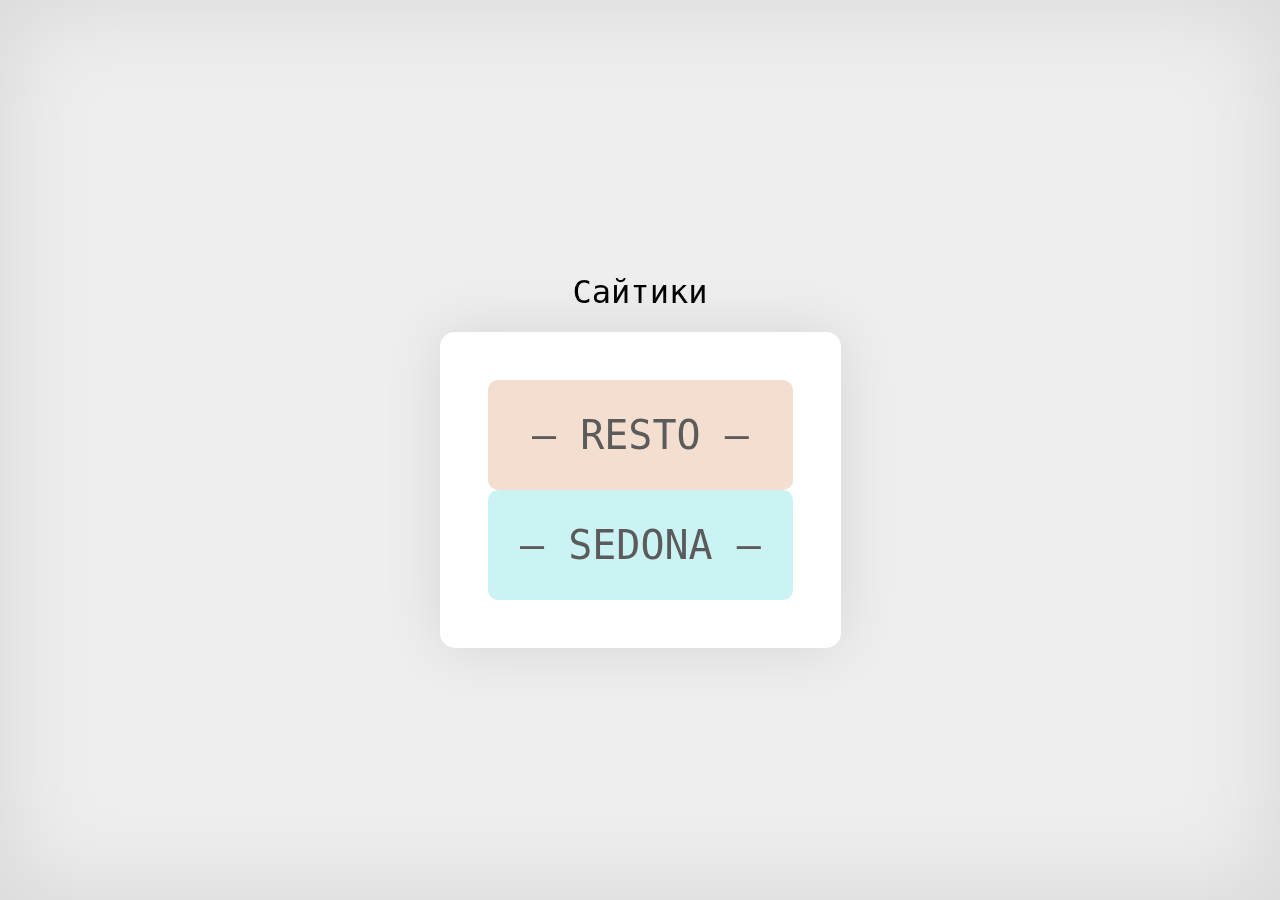
<file: index.html>
<!DOCTYPE html>
<html lang="ru">
<head>
  <meta charset="UTF-8">
  <meta name="viewport" content="width=device-width, initial-scale=1.0">
  <meta http-equiv="X-UA-Compatible" content="ie=edge">
  <title>f4hr test projects</title>
  <link rel="stylesheet" href="style.css">
</head>
<body>
  <main class="main">
    <div class="wrapper">
      <h1>Сайтики</h1>
      <ul class="site-list">
        <li class="site-list__item">
          <a class="site-list__link" href="resto/index.html">— Resto —</a>
        </li>
        <li class="site-list__item">
          <a class="site-list__link" href="sedona/index.html">— Sedona —</a>
        </li>
      </ul>
    </div>
  </main>
  <script src="vanilla-tilt.min.js"></script>
  <script type="text/javascript">
    VanillaTilt.init(document.querySelector(".wrapper"), {
      max: 30,
      transition: true,
      easing: "cubic-bezier(.5,.15,.5,.85)",
      speed: 500
    });
  </script>
</body>
</html>
</file>
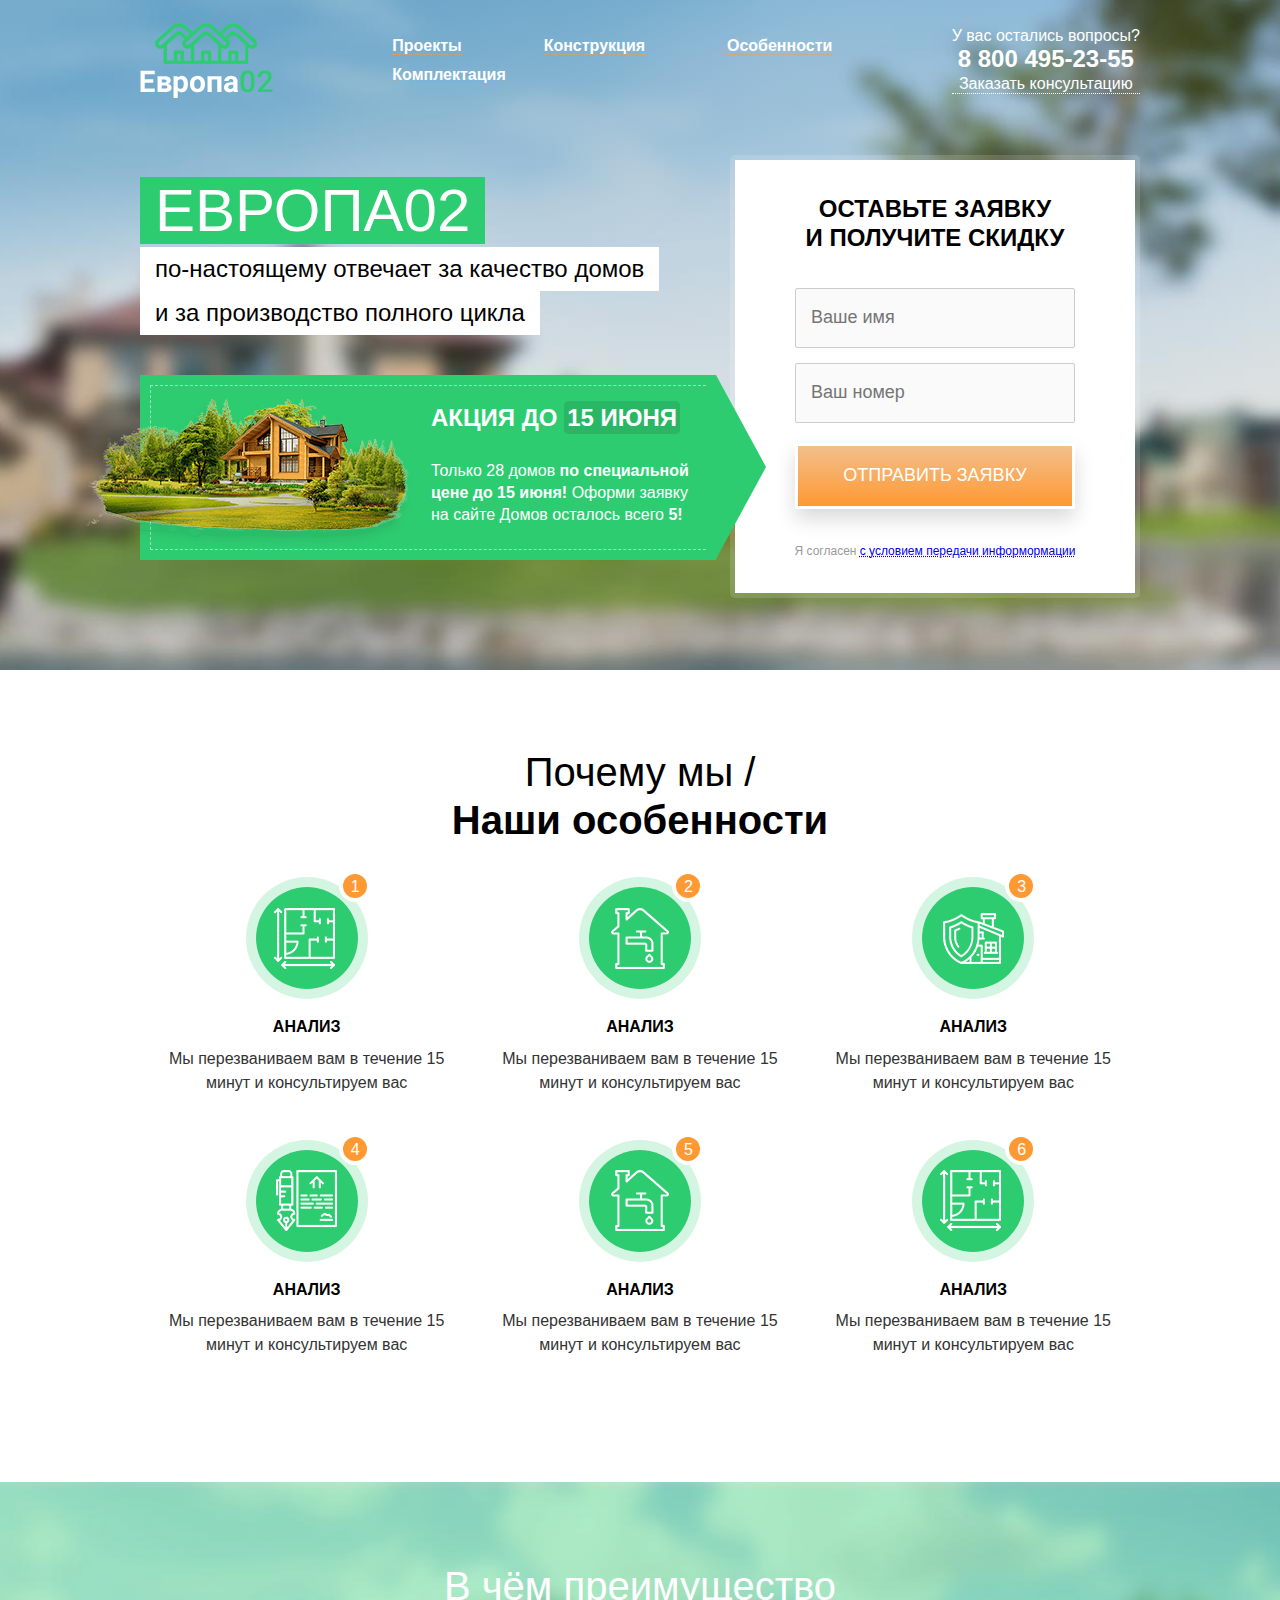
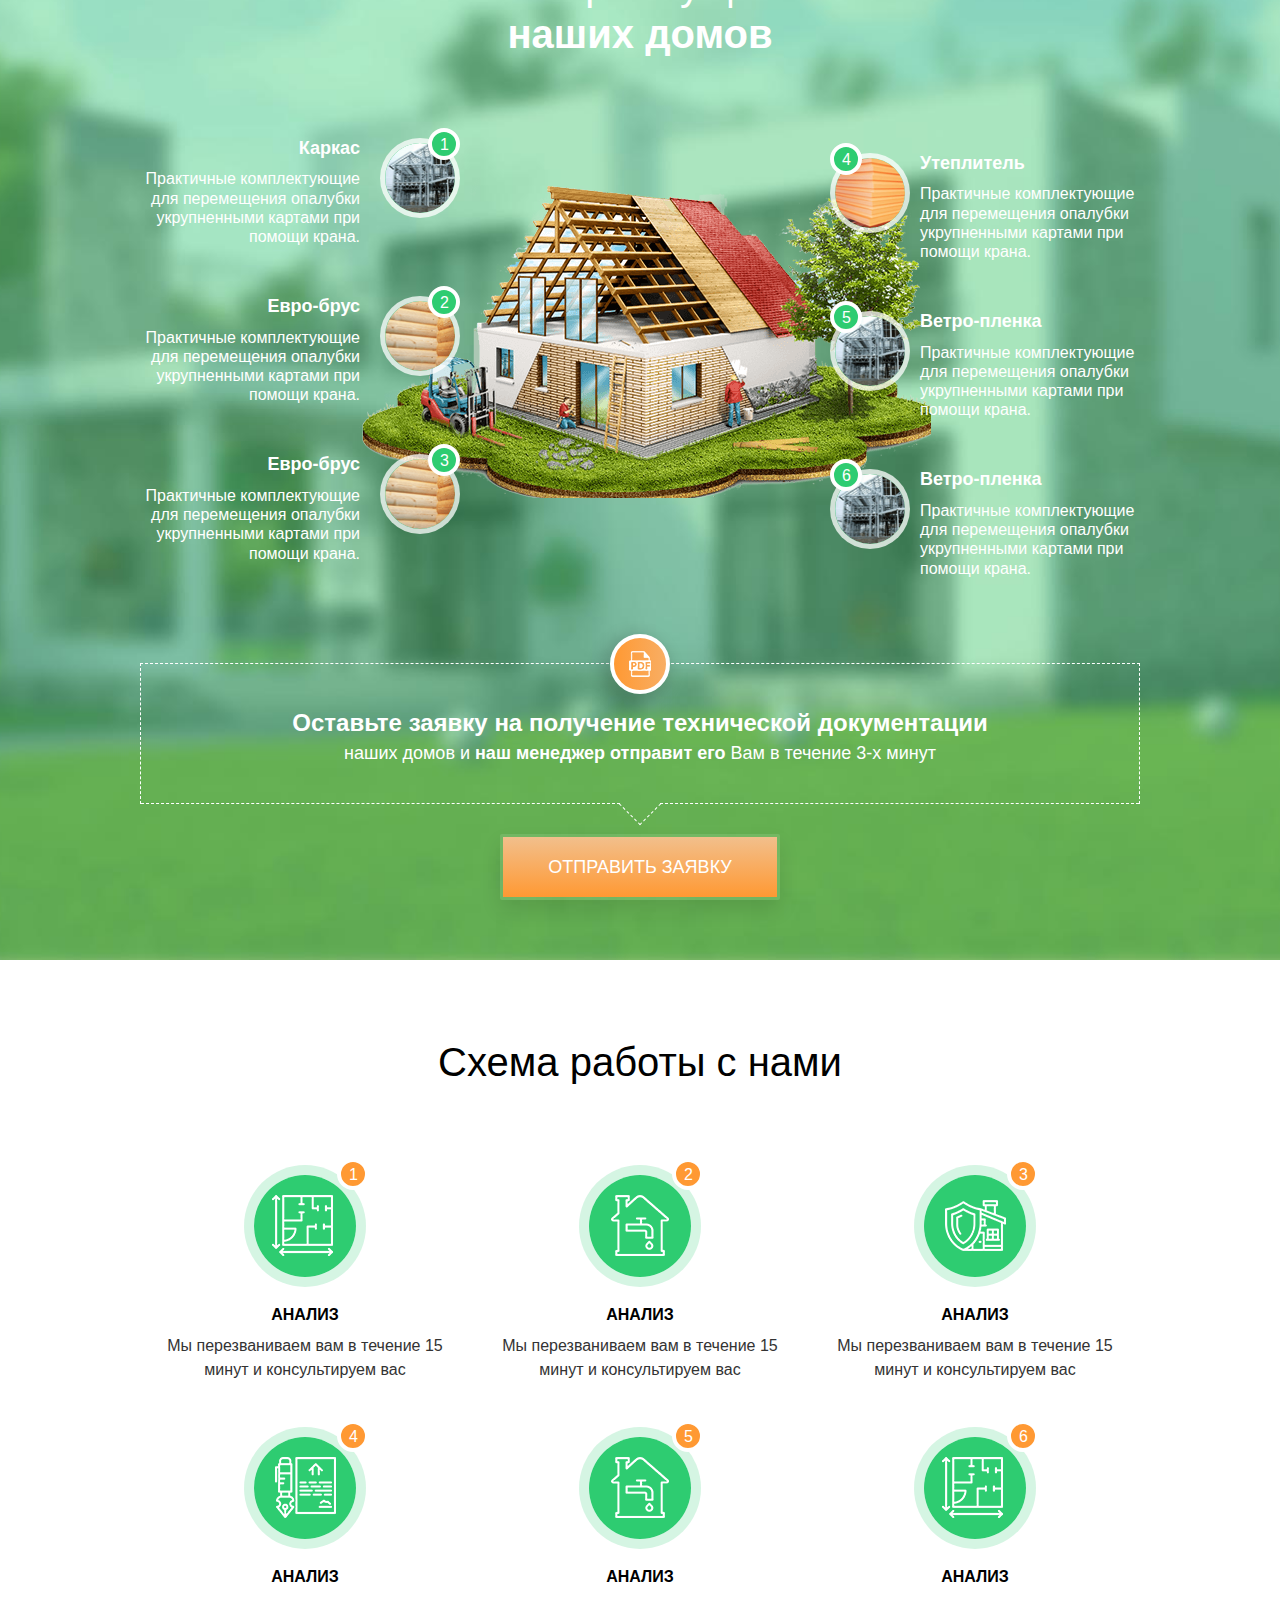
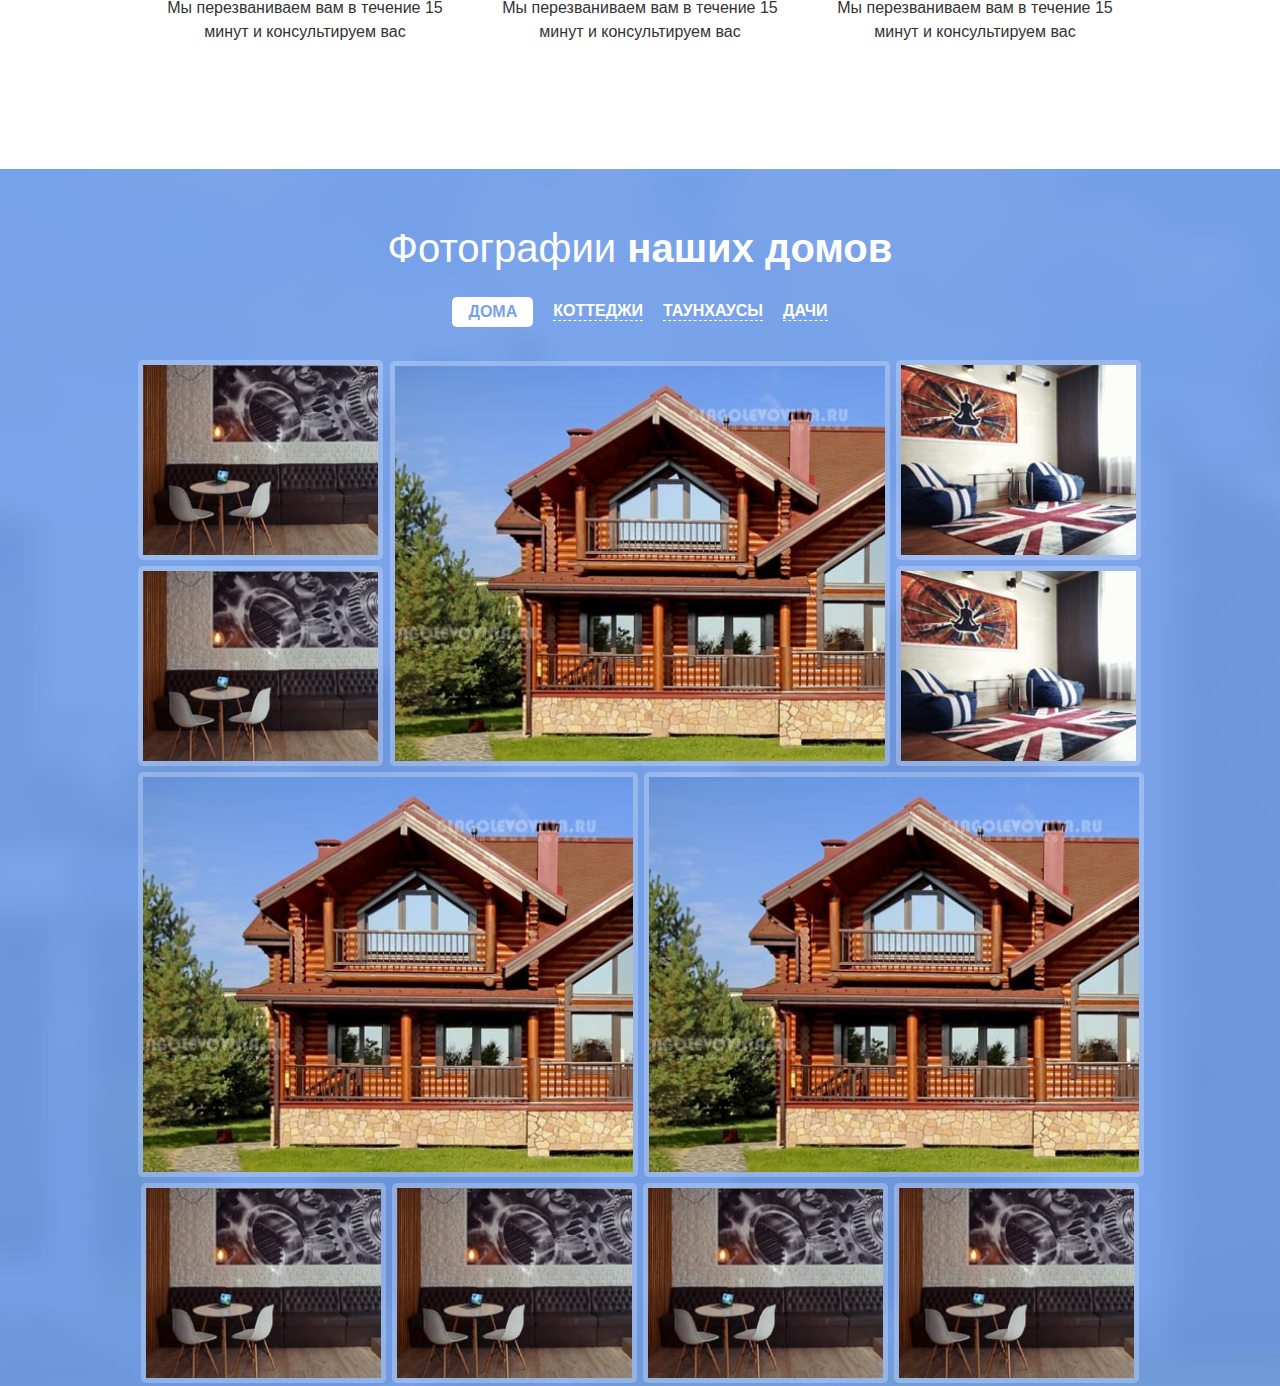
<file: europe02/index.html>
<!DOCTYPE html>
<html lang="ru">
<head>
  <meta charset="UTF-8">
  <meta name="viewport" content="width=device-width, initial-scale=1.0">
  <meta http-equiv="X-UA-Compatible" content="ie=edge">
  <title>Европа02</title>
  <link rel="stylesheet" href="css/style.min.css">
</head>
<body>
  <header class="page-header no-js">
    <div class="wrapper">
      <div class="page-header__container">
        <a href="#" class="page-header__logo">
          <span class="visually-hidden">Лого Европа02</span>
        </a>
        <nav class="page-header__nav main-nav">
          <ul class="main-nav__list">
            <li class="main-nav__item">
              <a href="#" class="main-nav__link">Проекты</a>
            </li>
            <li class="main-nav__item">
              <a href="#" class="main-nav__link">Конструкция</a>
            </li>
            <li class="main-nav__item">
              <a href="#" class="main-nav__link">Особенности</a>
            </li>
            <li class="main-nav__item">
              <a href="#" class="main-nav__link">Комплектация</a>
            </li>
          </ul>
        </nav>
        <div class="page-header__contacts">
          <span class="page-header__contacts-text">У вас остались вопросы?</span>
          <span class="page-header__contacts-phone">8 800 495-23-55</span>
          <a href="#" class="page-header__contacts-link">Заказать консультацию</a>
        </div>
      </div>
      <button class="page-header__nav-toggle" type="button">
        <span class="visually-hidden">Открыть меню</span>
      </button>
      <div class="page-header__intro intro">
        <h2 class="visually-hidden">Форма заявки</h2>
        <div class="intro__title">
          <b>Европа02</b><br>
          <span>по-настоящему отвечает за качество домов</span><br>
          <span>и за производство полного цикла</span>
        </div>
        <div class="intro__text">
          <img src="img/intro-house.png" alt="Фото дома">
          <div>
            <span class="intro__text-heading">Акция до <b>15&nbsp;июня</b></span>
            <span>Только 28 домов <b>по специальной цене до 15 июня!</b> Оформи заявку на сайте Домов осталось всего <b>5!</b></span>
          </div>
        </div>
        <div class="intro__form">
          <b>Оставьте заявку и&nbsp;получите скидку</b>
          <form action="" method="POST" class="form-intro__form">
            <input class="intro__form-name" type="text" placeholder="Ваше имя" required>
            <input class="intro__form-tel" type="tel" placeholder="Ваш номер" required>
            <input class="intro__form-button" type="submit" value="Отправить заявку">
          </form>
          <span class="intro__form-text">Я согласен <a href="#" class="intro__form-link">с условием передачи информормации</a></span>
        </div>
      </div>
    </div>
  </header>
  <main class="page-main">
    <h1 class="visually-hidden">Главная страница</h1>
    <section class="features">
      <div class="wrapper">
        <h2 class="features__header">Почему мы /<br><b>Наши особенности</b></h2>
        <ul class="features__list">
          <li class="features__item">
            <h4 class="features__item-header">Анализ</h4>
            <span class="features__item-text">Мы перезваниваем вам в течение 15 минут и консультируем вас</span>
          </li>
          <li class="features__item">
            <h4 class="features__item-header">Анализ</h4>
            <span class="features__item-text">Мы перезваниваем вам в течение 15 минут и консультируем вас</span>
          </li>
          <li class="features__item">
            <h4 class="features__item-header">Анализ</h4>
            <span class="features__item-text">Мы перезваниваем вам в течение 15 минут и консультируем вас</span>
          </li>
          <li class="features__item">
            <h4 class="features__item-header">Анализ</h4>
            <span class="features__item-text">Мы перезваниваем вам в течение 15 минут и консультируем вас</span>
          </li>
          <li class="features__item">
            <h4 class="features__item-header">Анализ</h4>
            <span class="features__item-text">Мы перезваниваем вам в течение 15 минут и консультируем вас</span>
          </li>
          <li class="features__item">
            <h4 class="features__item-header">Анализ</h4>
            <span class="features__item-text">Мы перезваниваем вам в течение 15 минут и консультируем вас</span>
          </li>
        </ul>
      </div>
    </section>
    <section class="advantages">
      <h2 class="advantages__header">В чём преимущество<br><b>наших домов</b></h2>
      <div class="wrapper">
        <ul class="advantages__list">
          <li class="advantages__item">
            <b class="advantages__title">Каркас</b>
            <span class="advantages__text">Практичные комплектующие для перемещения опалубки укрупненными картами при помощи крана.</span>
          </li>
          <li class="advantages__item">
            <b class="advantages__title">Евро-брус</b>
            <span class="advantages__text">Практичные комплектующие для перемещения опалубки укрупненными картами при помощи крана.</span>
          </li>
          <li class="advantages__item">
            <b class="advantages__title">Евро-брус</b>
            <span class="advantages__text">Практичные комплектующие для перемещения опалубки укрупненными картами при помощи крана.</span>
          </li>
          <li class="advantages__item">
            <b class="advantages__title">Утеплитель</b>
            <span class="advantages__text">Практичные комплектующие для перемещения опалубки укрупненными картами при помощи крана.</span>
          </li>
          <li class="advantages__item">
            <b class="advantages__title">Ветро-пленка</b>
            <span class="advantages__text">Практичные комплектующие для перемещения опалубки укрупненными картами при помощи крана.</span>
          </li>
          <li class="advantages__item">
            <b class="advantages__title">Ветро-пленка</b>
            <span class="advantages__text">Практичные комплектующие для перемещения опалубки укрупненными картами при помощи крана.</span>
          </li>
        </ul>
        <div class="advantages__form">
          <div class="advantages__form-container">
            <span class="advantages__form-text">
              <b class="advantages__form-heading">Оставьте заявку на получение технической документации</b>
              наших домов и <b>наш менеджер отправит его</b> Вам в течение 3-х минут
            </span>
            <span class="advantages__form-border"></span>
          </div>
          <a href="#" class="advantages__button">Отправить заявку</a>
        </div>
      </div>
    </section>
    <section class="workflow">
      <div class="wrapper">
        <h2 class="workflow__header">Схема работы с нами</h2>
        <ul class="workflow__list">
          <li class="workflow__item">
            <h4 class="workflow__item-header">Анализ</h4>
            <span class="workflow__item-text">Мы перезваниваем вам в течение 15 минут и консультируем вас</span>
          </li>
          <li class="workflow__item">
            <h4 class="workflow__item-header">Анализ</h4>
            <span class="workflow__item-text">Мы перезваниваем вам в течение 15 минут и консультируем вас</span>
          </li>
          <li class="workflow__item">
            <h4 class="workflow__item-header">Анализ</h4>
            <span class="workflow__item-text">Мы перезваниваем вам в течение 15 минут и консультируем вас</span>
          </li>
          <li class="workflow__item">
            <h4 class="workflow__item-header">Анализ</h4>
            <span class="workflow__item-text">Мы перезваниваем вам в течение 15 минут и консультируем вас</span>
          </li>
          <li class="workflow__item">
            <h4 class="workflow__item-header">Анализ</h4>
            <span class="workflow__item-text">Мы перезваниваем вам в течение 15 минут и консультируем вас</span>
          </li>
          <li class="workflow__item">
            <h4 class="workflow__item-header">Анализ</h4>
            <span class="workflow__item-text">Мы перезваниваем вам в течение 15 минут и консультируем вас</span>
          </li>
        </ul>
      </div>
    </section>
    <section class="gallery">
      <h2 class="gallery__header">Фотографии <b>наших домов</b></h2>
      <ul class="gallery__pagination">
        <li class="gallery__pagination-item">
          <button class="gallery__pagination-button gallery__pagination-button--active">Дома</button>
        </li>
        <li class="gallery__pagination-item">
          <button class="gallery__pagination-button">Коттеджи</button>
        </li>
        <li class="gallery__pagination-item">
          <button class="gallery__pagination-button">Таунхаусы</button>
        </li>
        <li class="gallery__pagination-item">
          <button class="gallery__pagination-button">Дачи</button>
        </li>
      </ul>
      <ul class="gallery__list">
        <div class="gallery__row">
          <li class="gallery__item">
            <img src="img/gallery-photo-1-s.jpg" alt="Фото интерьера" class="gallery__image">
          </li>
          <li class="gallery__item">
            <img src="img/gallery-photo-1-s.jpg" alt="Фото интерьера" class="gallery__image">
          </li>
          <li class="gallery__item gallery__item--m">
            <img src="img/gallery-photo-2-m.jpg" alt="Фото коттеджа" class="gallery__image">
          </li>
          <li class="gallery__item">
            <img src="img/gallery-photo-3-s.jpg" alt="Фото коттеджа" class="gallery__image">
          </li>
          <li class="gallery__item">
            <img src="img/gallery-photo-3-s.jpg" alt="Фото интерьера" class="gallery__image">
          </li>
        </div>
        <div class="gallery__row">
          <li class="gallery__item gallery__item--m">
            <img src="img/gallery-photo-2-m.jpg" alt="Фото коттеджа" class="gallery__image">
          </li>
          <li class="gallery__item gallery__item--m">
            <img src="img/gallery-photo-2-m.jpg" alt="Фото коттеджа" class="gallery__image">
          </li>
        </div>
        <div class="gallery__row">
          <li class="gallery__item">
            <img src="img/gallery-photo-1-s.jpg" alt="Фото интерьера" class="gallery__image">
          </li>
          <li class="gallery__item">
            <img src="img/gallery-photo-1-s.jpg" alt="Фото интерьера" class="gallery__image">
          </li>
          <li class="gallery__item">
            <img src="img/gallery-photo-1-s.jpg" alt="Фото интерьера" class="gallery__image">
          </li>
          <li class="gallery__item">
            <img src="img/gallery-photo-1-s.jpg" alt="Фото интерьера" class="gallery__image">
          </li>
        </div>
      </ul>
    </section>
  </main>
  <div class="modal modal--closed modal-overlay">
    <div class="modal__container">
      <div class="modal__wrapper">
        <button class="modal__close">
          <span class="visually-hidden">Закрыть окно</span>
        </button>
        <b class="modal__heading">Как мы работаем</b>
        <ul class="modal__list">
          <li class="modal__list-item">
            <span class="modal__list-number">124</span>
            <span class="modal__list-text">Практичные комплектующие при помощи крана.</span>
          </li>
          <li class="modal__list-item">
            <span class="modal__list-number">1000</span>
            <span class="modal__list-text">Практичные комплектующие при помощи крана.</span>
          </li>
          <li class="modal__list-item">
            <span class="modal__list-number">99%</span>
            <span class="modal__list-text">Практичные комплектующие при помощи крана.</span>
          </li>
        </ul>
        <div class="modal__form-container">
          <b class="modal__form-heading">Оставьте заявку на бесплатный замер и консультацию</b>
          <span class="modal__form-text">Наш менеджер свяжется с вами в течении 15 минут и уточнит детали.</span>
          <form action="" class="modal__form">
            <label class="modal__form-name-label" for="modal-name">Ваше имя</label>
            <input class="modal__form-name-input" type="text" id="modal-name" placeholder="Иван">
            <label class="modal__form-phone-label" for="modal-phone">Ваш номер</label>
            <input class="modal__form-phone-input" type="tel" id="modal-phone-label" placeholder="+7 987 654-32-10">
            <input class="modal__submit" type="submit" value="Заказать консультацию">
          </form>
        </div>
      </div>
    </div>
  </div>
  <script src="js/main.min.js"></script>
</body>
</html>
</file>
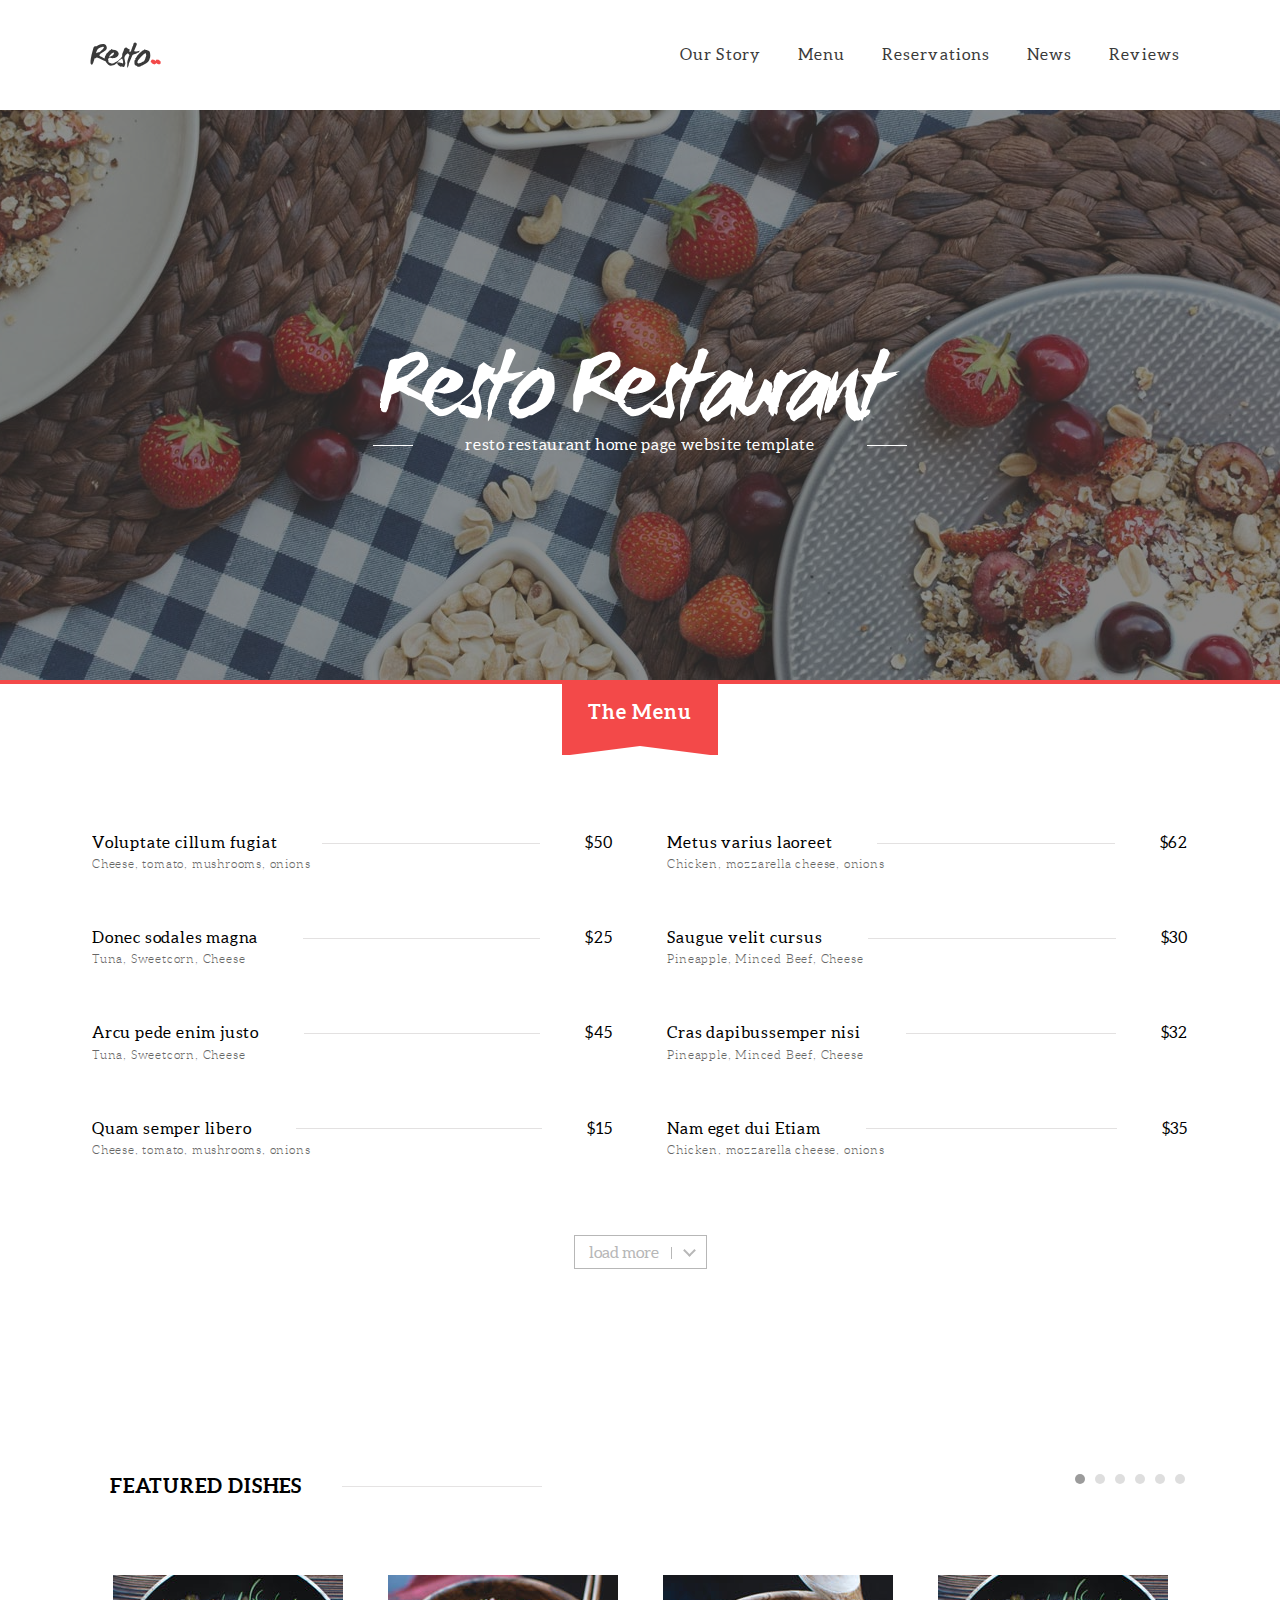
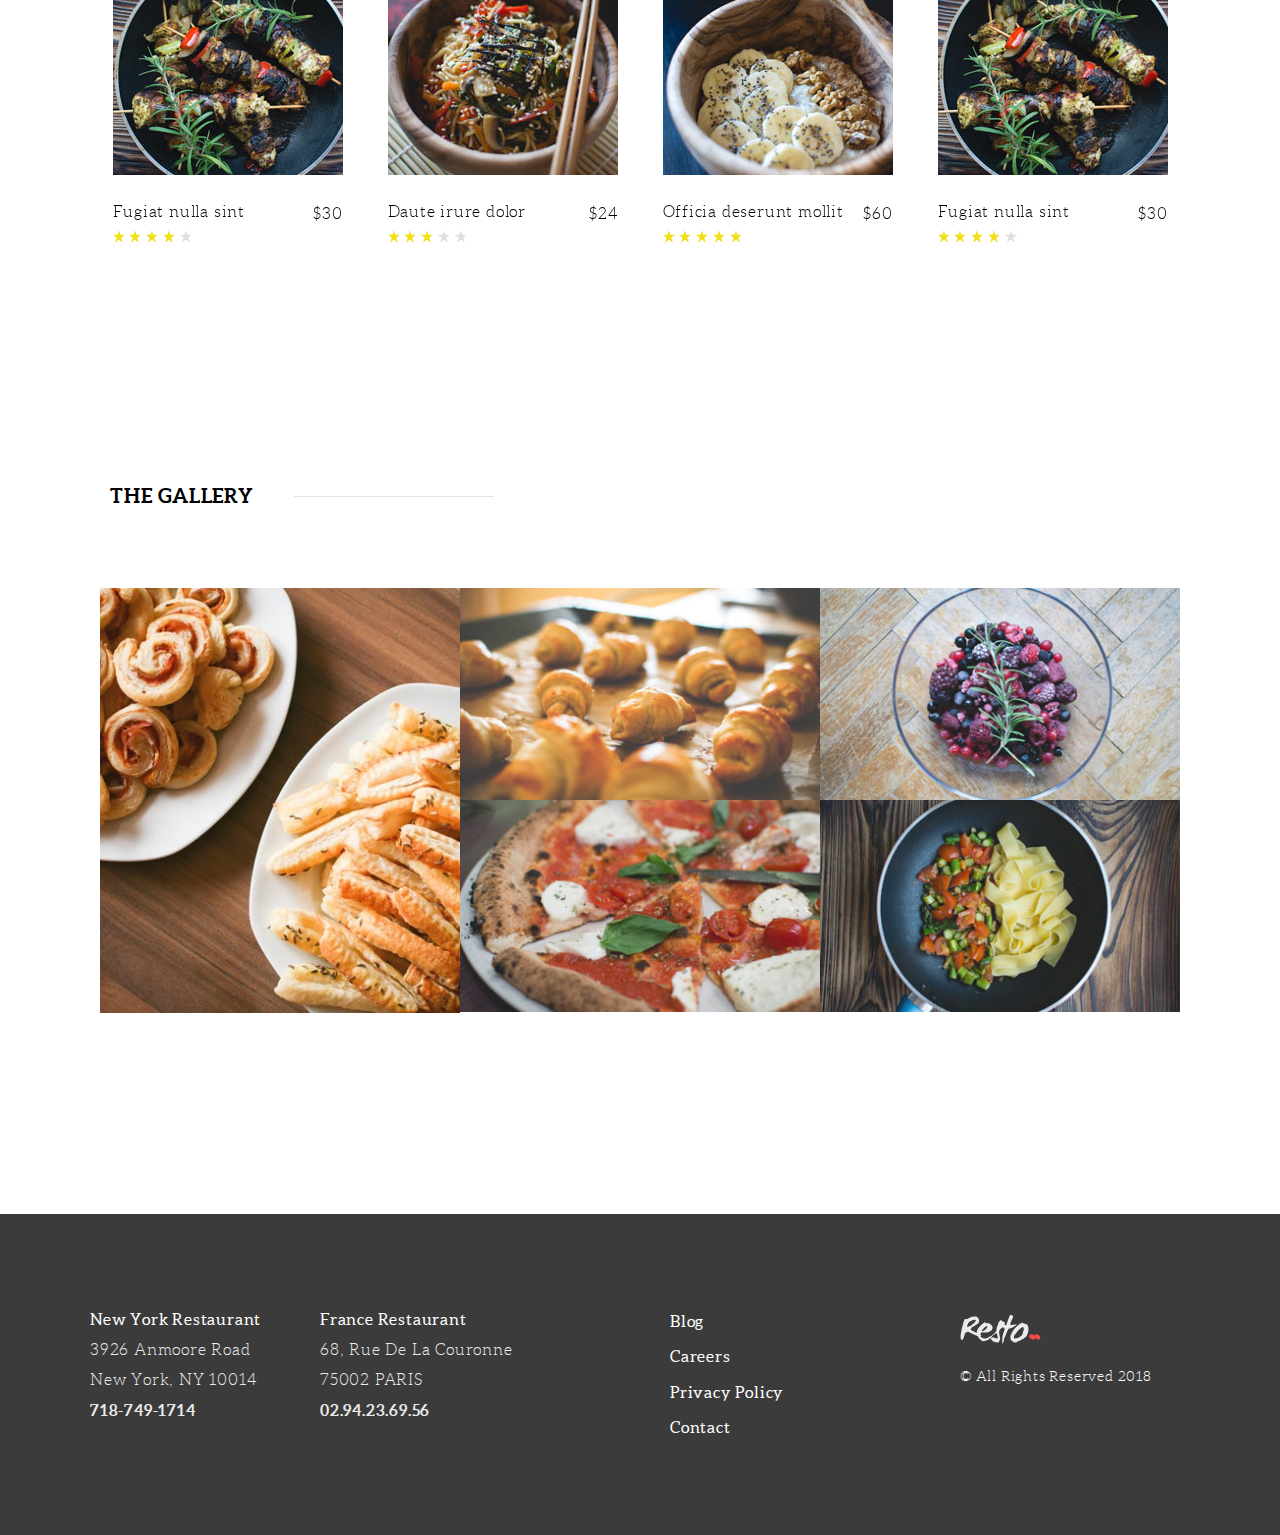
<file: resto/index.html>
<!DOCTYPE html>
<html lang="en">
<head>
  <meta charset="UTF-8">
  <meta name="viewport" content="width=device-width, initial-scale=1.0">
  <meta http-equiv="X-UA-Compatible" content="ie=edge">
  <title>Resto</title>
  <link rel="stylesheet" href="css/style.min.css">
</head>
<body>
  <header class="page-header">
    <div class="page-header__wrapper wrapper">
      <div class="page-header__container">
        <a class="page-header__logo">
          <svg class="header-logo" title="Resto Logo">
            <use xlink:href="img/sprite.svg#header-logo"></use>
          </svg>
        </a>
        <nav class="page-header__nav main-nav">
          <button class="main-nav__toggle" type="button">
            <span class="visually-hidden">Open menu</span>
          </button>
          <ul class="main-nav__list">
            <li class="main-nav__item">
              <a class="main-nav__link" href="#">Our story</a>
            </li>
            <li class="main-nav__item">
              <a class="main-nav__link" href="#">Menu</a>
            </li>
            <li class="main-nav__item">
              <a class="main-nav__link" href="#">Reservations</a>
            </li>
            <li class="main-nav__item">
              <a class="main-nav__link" href="#">News</a>
            </li>
            <li class="main-nav__item">
              <a class="main-nav__link" href="#">Reviews</a>
            </li>
          </ul>
        </nav>
      </div>
    </div>
  </header>
  <main class="page-main">
    <h1 class="visually-hidden">Resto restaurant</h1>
    <button class="scroll-button scroll-button--hidden" onclick="scrollToTop()" tabIndex="-1">
      <span class="visually-hidden">Scroll top</span>
      <svg class="scroll-button__img" width="40" height="64" title="Scroll up button">
        <use xlink:href="img/sprite.svg#scroll-button"></use>
      </svg>
    </button>
    <section class="billboard">
      <div class="billboard__container">
        <svg class="billboard__logo" title="Billboard Resto logo">
          <use xlink:href="img/sprite.svg#billboard-logo"></use>
        </svg>
        <span class="billboard__description">
          resto restaurant home page website template
        </span>
      </div>
    </section>
    <section class="menu">
      <div class="menu__wrapper wrapper">
        <h2 class="menu__header">The Menu</h2>
        <table class="menu__list">
          <tbody>
            <tr>
              <td class="menu__item">
                Voluptate cillum fugiat
                <span class="menu__description">
                  Cheese, tomato, mushrooms, onions
                </span>
              </td>
              <td class="menu__price">$50</td>
            </tr>
            <tr>
              <td class="menu__item">
                Metus varius laoreet
                <span class="menu__description">
                  Chicken, mozzarella cheese, onions
                </span>
              </td>
              <td class="menu__price">$62</td>
            </tr>
            <tr>
              <td class="menu__item">
                Donec sodales magna
                <span class="menu__description">
                  Tuna, Sweetcorn, Cheese
                </span>
              </td>
              <td class="menu__price">$25</td>
            </tr>
            <tr>
              <td class="menu__item">
                Saugue velit cursus
                <span class="menu__description">
                  Pineapple, Minced Beef, Cheese
                </span>
              </td>
              <td class="menu__price">$30</td>
            </tr>
            <tr>
              <td class="menu__item">
                Arcu pede enim justo
                <span class="menu__description">
                  Tuna, Sweetcorn, Cheese
                </span>
              </td>
              <td class="menu__price">$45</td>
            </tr>
            <tr>
              <td class="menu__item">
                Cras dapibussemper nisi
                <span class="menu__description">
                  Pineapple, Minced Beef, Cheese
                </span>
              </td>
              <td class="menu__price">$32</td>
            </tr>
            <tr>
              <td class="menu__item">
                Quam semper libero
                <span class="menu__description">
                  Cheese, tomato, mushrooms, onions
                </span>
              </td>
              <td class="menu__price">$15</td>
            </tr>
            <tr>
              <td class="menu__item">
                Nam eget dui Etiam
                <span class="menu__description">
                  Chicken, mozzarella cheese, onions
                </span>
              </td>
              <td class="menu__price">$35</td>
            </tr>
            <tr>
              <td class="menu__item">
                Donec sodales magna
                <span class="menu__description">
                  Tuna, Sweetcorn, Cheese
                </span>
              </td>
              <td class="menu__price">$25</td>
            </tr>
            <tr>
              <td class="menu__item">
                Saugue velit cursus
                <span class="menu__description">
                  Pineapple, Minced Beef, Cheese
                </span>
              </td>
              <td class="menu__price">$30</td>
            </tr>
            <tr>
              <td class="menu__item">
                Arcu pede enim justo
                <span class="menu__description">
                  Tuna, Sweetcorn, Cheese
                </span>
              </td>
              <td class="menu__price">$45</td>
            </tr>
          </tbody>
        </table>
        <button class="menu__toggle" type="button">
          load more
        </button>
      </div>
    </section>
    <section class="featured">
      <div class="featured__wrapper wrapper">
        <h2 class="featured__header section-header">
          <span class="section-header__text">Featured dishes</span>
        </h2>
        <div class="featured__pagination">
          <ul class="featured__pagination-list"></ul>
        </div>
        <ul id="featured__slider" class="featured__list">
          <li class="featured__item">
            <img src="img/content/featured-1.jpg" width="230" height="200" alt="Fugiat nulla sint">
            <h3 class="featured__title">Fugiat nulla sint</h3>
            <span class="featured__price">$30</span>
            <div class="featured__rating" data-stars="4">
              <svg height="15" width="15" class="star-rating" data-rating="1">
                <use xlink:href="img/sprite.svg#star-rating"></use>
              </svg>
              <svg height="15" width="15" class="star-rating" data-rating="2">
                <use xlink:href="img/sprite.svg#star-rating"></use>
              </svg>
              <svg height="15" width="15" class="star-rating" data-rating="3">
                <use xlink:href="img/sprite.svg#star-rating"></use>
              </svg>
              <svg height="15" width="15" class="star-rating" data-rating="4">
                <use xlink:href="img/sprite.svg#star-rating"></use>
              </svg>
              <svg height="15" width="15" class="star-rating" data-rating="5">
                <use xlink:href="img/sprite.svg#star-rating"></use>
              </svg>
            </div>
          </li>
          <li class="featured__item">
            <img src="img/content/featured-2.jpg" width="230" height="200" alt="Daute irure dolor">
            <h3 class="featured__title">Daute irure dolor</h3>
            <span class="featured__price">$24</span>
            <div class="featured__rating" data-stars="3">
              <svg height="15" width="15" class="star-rating" data-rating="1">
                <use xlink:href="img/sprite.svg#star-rating"></use>
              </svg>
              <svg height="15" width="15" class="star-rating" data-rating="2">
                <use xlink:href="img/sprite.svg#star-rating"></use>
              </svg>
              <svg height="15" width="15" class="star-rating" data-rating="3">
                <use xlink:href="img/sprite.svg#star-rating"></use>
              </svg>
              <svg height="15" width="15" class="star-rating" data-rating="4">
                <use xlink:href="img/sprite.svg#star-rating"></use>
              </svg>
              <svg height="15" width="15" class="star-rating" data-rating="5">
                <use xlink:href="img/sprite.svg#star-rating"></use>
              </svg>
            </div>
          </li>
          <li class="featured__item">
            <img src="img/content/featured-3.jpg" width="230" height="200" alt="Officia deserunt mollit">
            <h3 class="featured__title">Officia deserunt mollit</h3>
            <span class="featured__price">$60</span>
            <div class="featured__rating" data-stars="5">
              <svg height="15" width="15" class="star-rating" data-rating="1">
                <use xlink:href="img/sprite.svg#star-rating"></use>
              </svg>
              <svg height="15" width="15" class="star-rating" data-rating="2">
                <use xlink:href="img/sprite.svg#star-rating"></use>
              </svg>
              <svg height="15" width="15" class="star-rating" data-rating="3">
                <use xlink:href="img/sprite.svg#star-rating"></use>
              </svg>
              <svg height="15" width="15" class="star-rating" data-rating="4">
                <use xlink:href="img/sprite.svg#star-rating"></use>
              </svg>
              <svg height="15" width="15" class="star-rating" data-rating="5">
                <use xlink:href="img/sprite.svg#star-rating"></use>
              </svg>
            </div>
          </li>
          <li class="featured__item">
            <img src="img/content/featured-1.jpg" width="230" height="200" alt="Fugiat nulla sint">
            <h3 class="featured__title">Fugiat nulla sint</h3>
            <span class="featured__price">$30</span>
            <div class="featured__rating" data-stars="4">
              <svg height="15" width="15" class="star-rating" data-rating="1">
                <use xlink:href="img/sprite.svg#star-rating"></use>
              </svg>
              <svg height="15" width="15" class="star-rating" data-rating="2">
                <use xlink:href="img/sprite.svg#star-rating"></use>
              </svg>
              <svg height="15" width="15" class="star-rating" data-rating="3">
                <use xlink:href="img/sprite.svg#star-rating"></use>
              </svg>
              <svg height="15" width="15" class="star-rating" data-rating="4">
                <use xlink:href="img/sprite.svg#star-rating"></use>
              </svg>
              <svg height="15" width="15" class="star-rating" data-rating="5">
                <use xlink:href="img/sprite.svg#star-rating"></use>
              </svg>
            </div>
          </li>
          <li class="featured__item">
            <img src="img/content/featured-2.jpg" width="230" height="200" alt="Daute irure dolor">
            <h3 class="featured__title">Daute irure dolor</h3>
            <span class="featured__price">$24</span>
            <div class="featured__rating" data-stars="3">
              <svg height="15" width="15" class="star-rating" data-rating="1">
                <use xlink:href="img/sprite.svg#star-rating"></use>
              </svg>
              <svg height="15" width="15" class="star-rating" data-rating="2">
                <use xlink:href="img/sprite.svg#star-rating"></use>
              </svg>
              <svg height="15" width="15" class="star-rating" data-rating="3">
                <use xlink:href="img/sprite.svg#star-rating"></use>
              </svg>
              <svg height="15" width="15" class="star-rating" data-rating="4">
                <use xlink:href="img/sprite.svg#star-rating"></use>
              </svg>
              <svg height="15" width="15" class="star-rating" data-rating="5">
                <use xlink:href="img/sprite.svg#star-rating"></use>
              </svg>
            </div>
          </li>
          <li class="featured__item">
            <img src="img/content/featured-4.jpg" width="230" height="200" alt="Pim minim veniam">
            <h3 class="featured__title">Pim minim veniam</h3>
            <span class="featured__price">$17</span>
            <div class="featured__rating" data-stars="4">
              <svg height="15" width="15" class="star-rating" data-rating="1">
                <use xlink:href="img/sprite.svg#star-rating"></use>
              </svg>
              <svg height="15" width="15" class="star-rating" data-rating="2">
                <use xlink:href="img/sprite.svg#star-rating"></use>
              </svg>
              <svg height="15" width="15" class="star-rating" data-rating="3">
                <use xlink:href="img/sprite.svg#star-rating"></use>
              </svg>
              <svg height="15" width="15" class="star-rating" data-rating="4">
                <use xlink:href="img/sprite.svg#star-rating"></use>
              </svg>
              <svg height="15" width="15" class="star-rating" data-rating="5">
                <use xlink:href="img/sprite.svg#star-rating"></use>
              </svg>
            </div>
          </li>
        </ul>
      </div>
    </section>
    <section class="gallery">
      <div class="gallery__wrapper wrapper">
        <h2 class="gallery__header section-header">
          <span class="section-header__text">The gallery</span></h2>
        <ul class="gallery__list">
          <li class="gallery__item gallery__item--first">
            <img src="img/content/gallery-1.jpg" width="367" height="432" alt="Food photo">
          </li>
          <li class="gallery__item">
            <img src="img/content/gallery-2.jpg" width="367" height="216" alt="Food photo">
          </li>
          <li class="gallery__item">
            <img src="img/content/gallery-3.jpg" width="367" height="216" alt="Food photo">
          </li>
          <li class="gallery__item">
            <img src="img/content/gallery-4.jpg" width="367" height="216" alt="Food photo">
          </li>
          <li class="gallery__item">
            <img src="img/content/gallery-5.jpg" width="367" height="216" alt="Food photo">
          </li>
        </ul>
      </div>
    </section>
  </main>
  <footer class="page-footer">
    <div class="page-footer__wrapper wrapper">
      <h2 class="visually-hidden">Page footer</h2>
      <div class="page-footer__contacts contacts">
        <div class="contacts__item">
          <b class="contacts__title">New York Restaurant</b>
          <p class="contacts__text">
            3926 Anmoore Road<br>
            New York, NY 10014<br>
            <a href="tel:718-749-1714" class="contacts__phone">718-749-1714</a>
          </p>
        </div>
        <div class="contacts__item">
          <b class="contacts__title">France Restaurant</b>
          <p class="contacts__text">
            68, rue  de la Couronne<br>
            75002 PARIS<br>
            <a href="tel:02.94.23.69.56" class="contacts__phone">02.94.23.69.56</a>
          </p>
        </div>
      </div>
      <div class="page-footer__nav">
        <nav class="footer-nav">
          <ul class="footer-nav__list">
            <li class="footer-nav__item">
              <a href="#" class="footer-nav__link">Blog</a>
            </li>
            <li class="footer-nav__item">
              <a href="#" class="footer-nav__link">Careers</a>
            </li>
            <li class="footer-nav__item">
              <a href="#" class="footer-nav__link">Privacy policy</a>
            </li>
            <li class="footer-nav__item">
              <a href="#" class="footer-nav__link">Contact</a>
            </li>
          </ul>
        </nav>
      </div>
      <div class="page-footer__copyright copyright">
        <svg class="copyright__logo" width="81" height="30" title="Resto Logo">
          <use xlink:href="img/sprite.svg#footer-logo-dark"></use>
        </svg>
        <span class="copyright__text">© All Rights Reserved 2018</span>
      </div>
    </div>
  </footer>
  <script src="js/svg4everybody.min.js"></script>
  <script src="js/siema.min.js"></script>
  <script src="js/main.min.js"></script>
  <script>
    document.addEventListener("DOMContentLoaded", svg4everybody({}));
  </script>
</body>
</html>
</file>
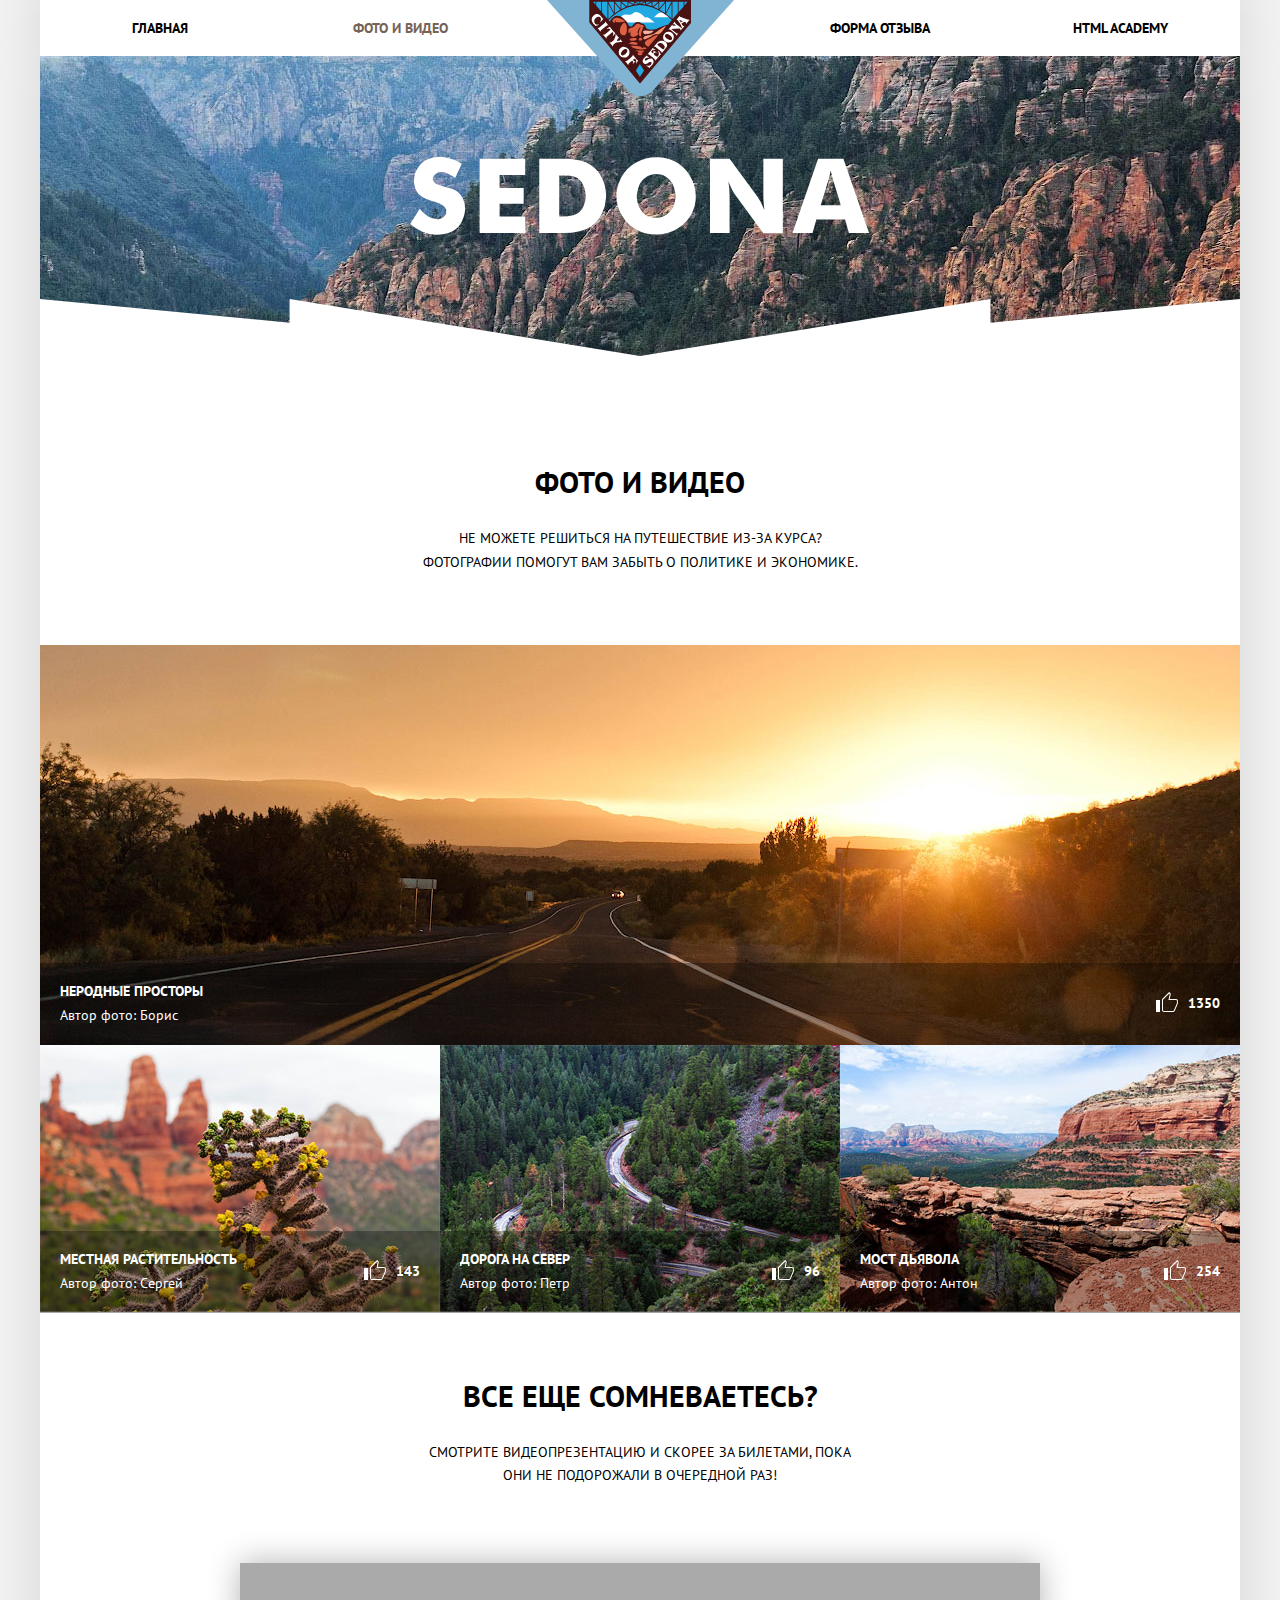
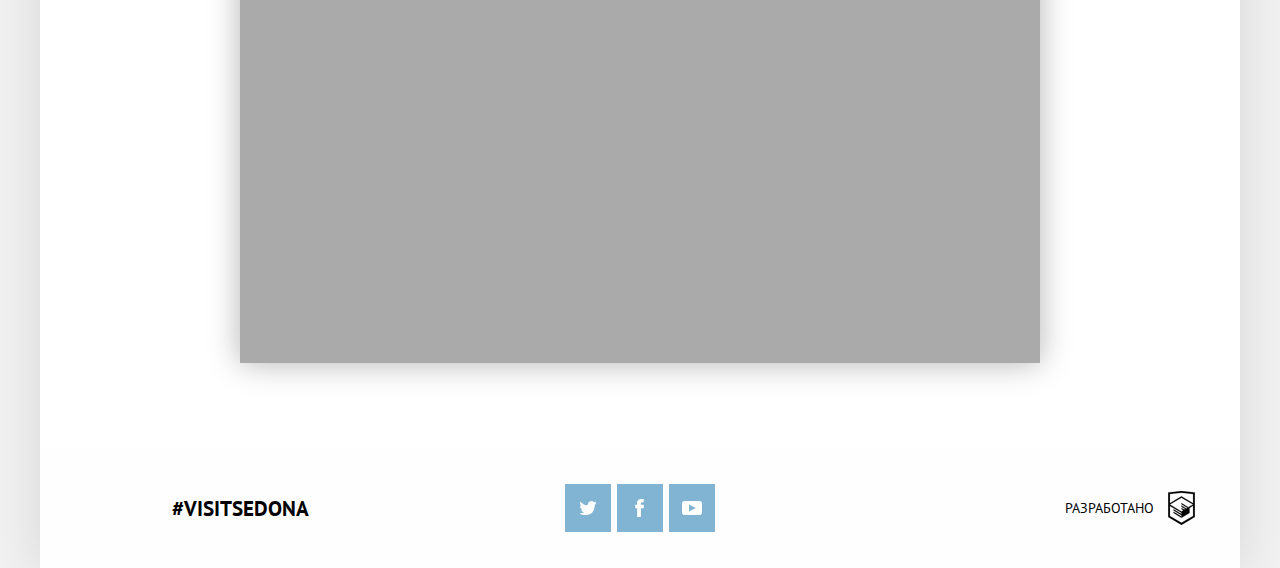
<file: sedona/gallery.html>
<!DOCTYPE html>
<html lang="ru">
<head>
  <meta charset="UTF-8">
  <meta name="viewport" content="width=device-width, initial-scale=1.0">
  <meta http-equiv="X-UA-Compatible" content="ie=edge">
  <title>Седона - Фото и видео</title>
  <link rel="stylesheet" href="css/style.min.css">
  <link href="https://fonts.googleapis.com/css?family=PT+Sans:400,700" rel="stylesheet">
</head>
<body>
  <header class="page-header no-js">
    <nav class="page-header__nav main-nav">
      <ul class="main-nav__list">
        <li class="main-nav__item">
          <a href="index.html" class="main-nav__link">Главная</a>
        </li>
        <li class="main-nav__item">
          <a class="main-nav__link main-nav__link--active">Фото и видео</a>
        </li>
        <li class="main-nav__item main-nav__item--blank">
          <a class="main-nav__link"></a>
        </li>
        <li class="main-nav__item">
          <a href="review.html" class="main-nav__link">Форма отзыва</a>
        </li>
        <li class="main-nav__item">
          <a href="https://htmlacademy.ru/" class="main-nav__link">HTML academy</a>
        </li>
      </ul>
    </nav>
    <a class="page-header__logo">
      <span class="visually-hidden">Sedona logo</span>
    </a>
    <button class="page-header__nav-toggle" type="button">
      <span class="visually-hidden">Открыть меню</span>
    </button>
  </header>
  <main class="page-main page-main--gallery">
    <h1 class="visually-hidden">Фото и видео галлерея</h1>
    <section class="intro rw-intro">
      <h2 class="visually-hidden">Вступление</h2>
      <div class="intro__wrapper rw-intro__wrapper wrapper">
        <p class="intro__text rw-intro-text">
          <svg class="intro__logo rw-intro__logo" width="230" height="40" role="img" title="надпись Седона">
            <use xlink:href="img/sprite.svg#txt-review-intro"/>
          </svg>
        </p>
      </div>
    </section>
    <section class="gallery">
      <h2 class="gallery__header">Фото и видео</h2>
      <div class="gallery__intro wrapper">
        <p class="gallery__intro-text">
          Не можете решиться на путешествие из-за курса? Фотографии&nbsp;помогут вам забыть о политике и экономике.
        </p>
      </div>
      <ul class="gallery__list">
        <li class="gallery__item gallery-photo">
          <picture class="gallery-photo__image">
            <source srcset="img/gallery-photo-1-desktop.jpg" media="(min-width: 80em)">
            <source srcset="img/gallery-photo-1-tablet.jpg" media="(min-width: 48em)">
            <img src="img/gallery-photo-1-mobile.jpg" alt="Дорога уходящая в закат">
          </picture>
          <div class="gallery-photo__info">
            <div class="gallery-photo__text">
              <h3 class="gallery-photo__header">Неродные просторы</h3>
              <p class="gallery-photo__author">Автор фото: Борис</p>
            </div>
            <div class="gallery-photo__like">
              <svg class="gallery-photo__icon-like" width="22" height="20" role="img" title="иконка лайка">
                <use xlink:href="img/sprite.svg#icon-like"></use>
              </svg>
              <b class="gallery-photo__num-likes">1350</b>
            </div>
          </div>
        </li>
        <li class="gallery__item gallery-photo">
          <picture class="gallery-photo__image">
            <source srcset="img/gallery-photo-2-desktop.jpg" media="(min-width: 80em)">
            <source srcset="img/gallery-photo-2-tablet.jpg" media="(min-width: 48em)">
            <img src="img/gallery-photo-2-mobile.jpg" alt="Кактус на фоне каньона">
          </picture>
          <div class="gallery-photo__info">
            <div class="gallery-photo__text">
              <h3 class="gallery-photo__header">Местная растительность</h3>
              <p class="gallery-photo__author">Автор фото: Сергей</p>
            </div>
            <div class="gallery-photo__like">
              <svg class="gallery-photo__icon-like" width="22" height="20" role="img" title="иконка лайка">
                <use xlink:href="img/sprite.svg#icon-like"></use>
              </svg>
              <b class="gallery-photo__num-likes">143</b>
            </div>
          </div>
        </li>
        <li class="gallery__item gallery-photo">
          <picture class="gallery-photo__image">
            <source srcset="img/gallery-photo-3-desktop.jpg" media="(min-width: 80em)">
            <source srcset="img/gallery-photo-3-tablet.jpg" media="(min-width: 48em)">
            <img src="img/gallery-photo-3-mobile.jpg" alt="Горная дорога">
          </picture>
          <div class="gallery-photo__info">
            <div class="gallery-photo__text">
              <h3 class="gallery-photo__header">Дорога на север</h3>
              <p class="gallery-photo__author">Автор фото: Петр</p>
            </div>
            <div class="gallery-photo__like">
              <svg class="gallery-photo__icon-like" width="22" height="20" role="img" title="иконка лайка">
                <use xlink:href="img/sprite.svg#icon-like"></use>
              </svg>
              <b class="gallery-photo__num-likes">96</b>
            </div>
          </div>
        </li>
        <li class="gallery__item gallery-photo">
          <picture class="gallery-photo__image">
            <source srcset="img/gallery-photo-4-desktop.jpg" media="(min-width: 80em)">
            <source srcset="img/gallery-photo-4-tablet.jpg" media="(min-width: 48em)">
            <img src="img/gallery-photo-4-mobile.jpg" alt="Панорама каньона">
          </picture>
          <div class="gallery-photo__info">
            <div class="gallery-photo__text">
              <h3 class="gallery-photo__header">Мост дьявола</h3>
              <p class="gallery-photo__author">Автор фото: Антон</p>
            </div>
            <div class="gallery-photo__like">
              <svg class="gallery-photo__icon-like" width="22" height="20" role="img" title="иконка лайка">
                <use xlink:href="img/sprite.svg#icon-like"></use>
              </svg>
              <b class="gallery-photo__num-likes">254</b>
            </div>
          </div>
        </li>
      </ul>
    </section>
    <section class="gallery-video">
      <h2 class="visually-hidden">Видеопрезентация</h2>
      <div class="gallery-video__text-wrapper">
        <b class="gallery-video__heading">Все еще сомневаетесь?</b>
        <p class="gallery-video__text">Смотрите видеопрезентацию и скорее за билетами, пока они не подорожали в очередной раз!</p>
      </div>
      <div class="gallery-video__player-wrapper">
        <div id="player" class="gallery-video__player">
            <iframe id="ytplayer" type="text/html" width="320" height="180"
            src="https://www.youtube.com/embed/HU22peKtyfY?autoplay=0&controls=1&modestbranding=1&rel=0&showinfo=0&color=white"
            frameborder="0" allowfullscreen></iframe>
        </div>
      </div>
    </section>
  </main>
  <footer class="page-footer">
    <div class="page-footer__wrapper wrapper">
      <div class="page-footer__hashtag">
        <b>#Visitsedona</b>
      </div>
      <div class="page-footer__social social">
        <ul class="social__list">
          <li class="social__item">
            <a href="#" class="social__link">
              <span class="visually-hidden">Twitter</span>
              <svg class="social__logo social__logo--twitter" width="18" height="14" role="img" title="иконка Twitter">
                <use xlink:href="img/sprite.svg#icon-social-twitter"/>
              </svg>
            </a>
          </li>
          <li class="social__item">
            <a href="#" class="social__link">
              <span class="visually-hidden">Facebook</span>
              <svg class="social__logo social__logo--facebook" width="9" height="18" role="img" title="иконка Facebook">
                <use xlink:href="img/sprite.svg#icon-social-facebook"/>
              </svg>
            </a>
          </li>
          <li class="social__item">
            <a href="#" class="social__link">
              <span class="visually-hidden">Youtube</span>
              <svg class="social__logo social__logo--youtube" width="20" height="14" role="img" title="иконка Youtube">
                <use xlink:href="img/sprite.svg#icon-social-youtube"/>
              </svg>
            </a>
          </li>
        </ul>
      </div>
      <div class="page-footer__copyright copyright">
        <div class="copyright__wrapper">
          <p>
            <span class="copyright__text">Разработано</span>
            <a href="#" class="copyright__link">
              <svg class="copyright__logo" width="27" height="34" role="img" title="иконка HTML Academy">
                <use xlink:href="img/sprite.svg#icon-copyright"/>
              </svg>
            </a>
          </p>
        </div>
      </div>
    </div>
  </footer>
  <script src="js/svg4everybody.min.js"></script>
  <script src="js/main.min.js"></script>
  <script>
    document.addEventListener("DOMContentLoaded", svg4everybody({}));
  </script>
</body>
</html>
</file>
<file: style.css>
/*! normalize.css v8.0.0 | MIT License | github.com/necolas/normalize.css */

/* Document
   ========================================================================== */

/**
 * 1. Correct the line height in all browsers.
 * 2. Prevent adjustments of font size after orientation changes in iOS.
 */

 html {
  line-height: 1.15; /* 1 */
  -webkit-text-size-adjust: 100%; /* 2 */
}

/* Sections
   ========================================================================== */

/**
 * Remove the margin in all browsers.
 */

body {
  margin: 0;
}

/**
 * Correct the font size and margin on `h1` elements within `section` and
 * `article` contexts in Chrome, Firefox, and Safari.
 */

h1 {
  font-size: 2em;
  margin: 0.67em 0;
}

/* Grouping content
   ========================================================================== */

/**
 * 1. Add the correct box sizing in Firefox.
 * 2. Show the overflow in Edge and IE.
 */

hr {
  box-sizing: content-box; /* 1 */
  height: 0; /* 1 */
  overflow: visible; /* 2 */
}

/**
 * 1. Correct the inheritance and scaling of font size in all browsers.
 * 2. Correct the odd `em` font sizing in all browsers.
 */

pre {
  font-family: monospace, monospace; /* 1 */
  font-size: 1em; /* 2 */
}

/* Text-level semantics
   ========================================================================== */

/**
 * Remove the gray background on active links in IE 10.
 */

a {
  background-color: transparent;
}

/**
 * 1. Remove the bottom border in Chrome 57-
 * 2. Add the correct text decoration in Chrome, Edge, IE, Opera, and Safari.
 */

abbr[title] {
  border-bottom: none; /* 1 */
  text-decoration: underline; /* 2 */
  text-decoration: underline dotted; /* 2 */
}

/**
 * Add the correct font weight in Chrome, Edge, and Safari.
 */

b,
strong {
  font-weight: bolder;
}

/**
 * 1. Correct the inheritance and scaling of font size in all browsers.
 * 2. Correct the odd `em` font sizing in all browsers.
 */

code,
kbd,
samp {
  font-family: monospace, monospace; /* 1 */
  font-size: 1em; /* 2 */
}

/**
 * Add the correct font size in all browsers.
 */

small {
  font-size: 80%;
}

/**
 * Prevent `sub` and `sup` elements from affecting the line height in
 * all browsers.
 */

sub,
sup {
  font-size: 75%;
  line-height: 0;
  position: relative;
  vertical-align: baseline;
}

sub {
  bottom: -0.25em;
}

sup {
  top: -0.5em;
}

/* Embedded content
   ========================================================================== */

/**
 * Remove the border on images inside links in IE 10.
 */

img {
  border-style: none;
}

/* Forms
   ========================================================================== */

/**
 * 1. Change the font styles in all browsers.
 * 2. Remove the margin in Firefox and Safari.
 */

button,
input,
optgroup,
select,
textarea {
  font-family: inherit; /* 1 */
  font-size: 100%; /* 1 */
  line-height: 1.15; /* 1 */
  margin: 0; /* 2 */
}

/**
 * Show the overflow in IE.
 * 1. Show the overflow in Edge.
 */

button,
input { /* 1 */
  overflow: visible;
}

/**
 * Remove the inheritance of text transform in Edge, Firefox, and IE.
 * 1. Remove the inheritance of text transform in Firefox.
 */

button,
select { /* 1 */
  text-transform: none;
}

/**
 * Correct the inability to style clickable types in iOS and Safari.
 */

button,
[type="button"],
[type="reset"],
[type="submit"] {
  -webkit-appearance: button;
}

/**
 * Remove the inner border and padding in Firefox.
 */

button::-moz-focus-inner,
[type="button"]::-moz-focus-inner,
[type="reset"]::-moz-focus-inner,
[type="submit"]::-moz-focus-inner {
  border-style: none;
  padding: 0;
}

/**
 * Restore the focus styles unset by the previous rule.
 */

button:-moz-focusring,
[type="button"]:-moz-focusring,
[type="reset"]:-moz-focusring,
[type="submit"]:-moz-focusring {
  outline: 1px dotted ButtonText;
}

/**
 * Correct the padding in Firefox.
 */

fieldset {
  padding: 0.35em 0.75em 0.625em;
}

/**
 * 1. Correct the text wrapping in Edge and IE.
 * 2. Correct the color inheritance from `fieldset` elements in IE.
 * 3. Remove the padding so developers are not caught out when they zero out
 *    `fieldset` elements in all browsers.
 */

legend {
  box-sizing: border-box; /* 1 */
  color: inherit; /* 2 */
  display: table; /* 1 */
  max-width: 100%; /* 1 */
  padding: 0; /* 3 */
  white-space: normal; /* 1 */
}

/**
 * Add the correct vertical alignment in Chrome, Firefox, and Opera.
 */

progress {
  vertical-align: baseline;
}

/**
 * Remove the default vertical scrollbar in IE 10+.
 */

textarea {
  overflow: auto;
}

/**
 * 1. Add the correct box sizing in IE 10.
 * 2. Remove the padding in IE 10.
 */

[type="checkbox"],
[type="radio"] {
  box-sizing: border-box; /* 1 */
  padding: 0; /* 2 */
}

/**
 * Correct the cursor style of increment and decrement buttons in Chrome.
 */

[type="number"]::-webkit-inner-spin-button,
[type="number"]::-webkit-outer-spin-button {
  height: auto;
}

/**
 * 1. Correct the odd appearance in Chrome and Safari.
 * 2. Correct the outline style in Safari.
 */

[type="search"] {
  -webkit-appearance: textfield; /* 1 */
  outline-offset: -2px; /* 2 */
}

/**
 * Remove the inner padding in Chrome and Safari on macOS.
 */

[type="search"]::-webkit-search-decoration {
  -webkit-appearance: none;
}

/**
 * 1. Correct the inability to style clickable types in iOS and Safari.
 * 2. Change font properties to `inherit` in Safari.
 */

::-webkit-file-upload-button {
  -webkit-appearance: button; /* 1 */
  font: inherit; /* 2 */
}

/* Interactive
   ========================================================================== */

/*
 * Add the correct display in Edge, IE 10+, and Firefox.
 */

details {
  display: block;
}

/*
 * Add the correct display in all browsers.
 */

summary {
  display: list-item;
}

/* Misc
   ========================================================================== */

/**
 * Add the correct display in IE 10+.
 */

template {
  display: none;
}

/**
 * Add the correct display in IE 10.
 */

[hidden] {
  display: none;
}

/* Styles */

body {
  min-width: 20em;
  margin: 0;
  padding: 0;

  font-size: 16px;
  font-family: monospace;

  background-color: #eee;
  box-shadow: inset 0 0 100px rgba(0, 0, 0, 0.1);

  overflow: hidden;
}

.wrapper {
  display: flex;
  flex-direction: column;
  justify-content: center;
  align-items: center;
  
  height: 100vh;
}

h1 {
  font-weight: lighter;
}

.site-list {
  display: flex;
  flex-direction: column;
  flex-wrap: wrap;
  justify-content: center;
  align-items: center;

  margin: 0;
  padding: 3em;

  top: 50%;
  left: 0;
  right: 0;
  transform-style: preserve-3d;

  list-style: none;

  background-color: #fff;
  border-radius: 15px;
  box-shadow: 0 0 60px rgba(0, 0, 0, 0.1);

  will-change: transform;
}

.site-list__item {
  box-sizing: border-box;
  width: 100%;
  padding: 2em;

  border-radius: 10px;

  transform: none;
  transition: all 0.3s cubic-bezier(.5,.15,.5,.85);

  background-color: rgb(240, 214, 195);
  opacity: 0.8;
}

.site-list__item:nth-child(2n) {
  background-color: rgb(190, 240, 240);
}

.site-list__item:hover {
  transform: translateZ(3em);
  box-shadow: 0 0 30px rgba(0, 0, 0, 0.2);
  opacity: 1;
}

.site-list__link {
  display: block;
  text-transform: uppercase;
  text-decoration: none;
  text-align: center;
  font-size: 2.5em;
  color: #333;
}

.site-list__link:hover {
  color: #555;
}
</file>
<file: europe02/css/style.min.css>
/*! normalize.css v8.0.0 | MIT License | github.com/necolas/normalize.css */
html{line-height:1.15;-webkit-text-size-adjust:100%}body{min-width:20em;margin:0;padding:0;font-family:Roboto,Arial,sans-serif;font-size:16px;line-height:1.2;color:#000;background-color:#fff}h1{font-size:2em;margin:.67em 0}hr{-webkit-box-sizing:content-box;box-sizing:content-box;height:0;overflow:visible}code,kbd,pre,samp{font-family:monospace,monospace;font-size:1em}a{background-color:transparent}abbr[title]{border-bottom:none;-webkit-text-decoration:underline dotted;text-decoration:underline dotted}b,strong{font-weight:bolder}small{font-size:80%}sub,sup{font-size:75%;line-height:0;position:relative;vertical-align:baseline}sub{bottom:-.25em}sup{top:-.5em}img{border-style:none;max-width:100%;height:auto}button,input,optgroup,select,textarea{font-family:inherit;font-size:100%;line-height:1.15;margin:0}button,input{overflow:visible}button,select{text-transform:none}[type=button],[type=reset],[type=submit],button{-webkit-appearance:button}[type=button]::-moz-focus-inner,[type=reset]::-moz-focus-inner,[type=submit]::-moz-focus-inner,button::-moz-focus-inner{border-style:none;padding:0}[type=button]:-moz-focusring,[type=reset]:-moz-focusring,[type=submit]:-moz-focusring,button:-moz-focusring{outline:1px dotted ButtonText}fieldset{padding:.35em .75em .625em}legend{color:inherit;display:table;max-width:100%;white-space:normal}progress{vertical-align:baseline}textarea{overflow:auto}[type=checkbox],[type=radio],legend{-webkit-box-sizing:border-box;box-sizing:border-box;padding:0}[type=number]::-webkit-inner-spin-button,[type=number]::-webkit-outer-spin-button{height:auto}[type=search]{-webkit-appearance:textfield;outline-offset:-2px}[type=search]::-webkit-search-decoration{-webkit-appearance:none}::-webkit-file-upload-button{-webkit-appearance:button;font:inherit}details{display:block}summary{display:list-item}[hidden],template{display:none}.visually-hidden{position:absolute;width:1px;height:1px;margin:-1px;border:0;padding:0;white-space:nowrap;-webkit-clip-path:inset(100%);clip-path:inset(100%);clip:rect(0 0 0 0);overflow:hidden}.wrapper{-webkit-box-sizing:border-box;box-sizing:border-box;width:100%;max-width:1000px;margin:0 auto;padding:0}@media (min-width:48em){.wrapper{padding:0 10px}}@media (min-width:80em){.wrapper{padding:0}}.page-header{width:100%;min-height:100vh;margin:0;padding:0;background-image:url(../img/bg-header.jpg);background-repeat:no-repeat;background-position:center center;background-size:cover}.page-header::before{content:"";position:fixed;display:block;height:60px;width:100%;top:0;z-index:1100;background-color:#2ecc71;-webkit-box-shadow:0 5px 25px rgba(0,0,0,.2);box-shadow:0 5px 25px rgba(0,0,0,.2)}.page-header__logo{position:fixed;top:8px;left:12px;z-index:1200;width:102px;height:41px;background-image:url(../img/logo-s.png);background-repeat:no-repeat;background-size:contain;background-position:0 0}.page-header__nav{width:100%;z-index:1200}.page-header__nav--opened{position:fixed}.page-header__nav--opened::after{content:"";position:absolute;display:block;width:100%;height:100vh;background-color:#000;opacity:.5}.page-header.no-js .page-header__nav-toggle,.page-header__contacts{display:none}.page-header__nav-toggle{position:fixed;right:1.25em;top:17px;width:1.4375em;height:1.3125em;z-index:1200;padding:.53125em 0;margin:0;color:#fff;background-color:currentColor;background-clip:content-box;border:0;opacity:1;-webkit-transition:all .3s ease-out;transition:all .3s ease-out}.page-header__nav-toggle::after,.page-header__nav-toggle::before{content:"";position:absolute;width:100%;left:0;height:.25em;background-color:currentColor;-webkit-transform:none;transform:none}.page-header__nav-toggle::before{top:0}.page-header__nav-toggle::after{top:1.0625em}.page-header__nav-toggle--opened{position:fixed;background-color:transparent;color:#fff;top:17px;z-index:1300}.page-header__nav-toggle--opened::after,.page-header__nav-toggle--opened::before{top:.40625em}.page-header__nav-toggle--opened::before{-webkit-transform:rotate(-45deg) scaleX(1.2);transform:rotate(-45deg) scaleX(1.2)}.page-header__nav-toggle--opened::after{-webkit-transform:rotate(45deg) scaleX(1.2);transform:rotate(45deg) scaleX(1.2)}@media (min-width:48em){.page-header{min-height:560px}.page-header::before{display:none}.page-header__container{min-height:120px;display:-webkit-box;display:-ms-flexbox;display:flex;-webkit-box-orient:horizontal;-webkit-box-direction:normal;-ms-flex-direction:row;flex-direction:row;-ms-flex-wrap:no-wrap;flex-wrap:no-wrap;-webkit-box-pack:justify;-ms-flex-pack:justify;justify-content:space-between;-webkit-box-align:center;-ms-flex-align:center;align-items:center}.page-header__contacts,.page-header__logo{display:block}.page-header__logo{position:initial;width:133px;height:75px;background-image:url(../img/logo.png)}.page-header__nav{max-width:460px}.page-header__contacts{color:#fff;text-align:center;white-space:nowrap}.page-header__contacts-link,.page-header__contacts-phone,.page-header__contacts-text{display:block}.page-header__contacts-text{font-weight:lighter}.page-header__contacts-phone{font-size:24px;font-weight:700}.page-header__contacts-link{color:#fff;text-decoration:none;border-bottom:1px dotted #fff}.page-header__contacts-link:hover{border-color:#f93}.page-header__nav-toggle{display:none}}.main-nav{display:none}.main-nav--opened{display:block}.main-nav__list{padding:15px 0;margin:0;list-style:none;background-color:#2ecc71}.main-nav__item{display:block;-webkit-box-sizing:border-box;box-sizing:border-box;padding:5px 10px;text-align:center}.main-nav__link{font-weight:700;text-transform:uppercase;color:#fff;text-decoration:none;border-bottom:1px dotted #f93}.main-nav__link:hover{border-color:#fff}@media (min-width:48em){.main-nav{display:block}.main-nav__list{display:-webkit-box;display:-ms-flexbox;display:flex;-webkit-box-pack:justify;-ms-flex-pack:justify;justify-content:space-between;-ms-flex-wrap:wrap;flex-wrap:wrap;background-color:transparent}.main-nav__link{text-transform:capitalize}}.intro{position:relative;max-width:600px;padding-top:100px;margin:0 auto}.intro__title{margin:0 auto;text-align:center}.intro__text,.intro__title b{text-align:center;color:#fff;background-color:#2ecc71}.intro__title b{display:inline-block;font-size:3em;font-weight:500;text-transform:uppercase;padding:0 15px}.intro__title span{display:inline-block;padding:4px 15px;font-size:1.25em;font-weight:300;color:#000;background-color:#fff}.intro__text,.intro__text div{-webkit-box-sizing:border-box;box-sizing:border-box}.intro__text{position:relative;margin-top:100px;z-index:1000;padding:30px 10px 15px}.intro__text::after{content:"";position:absolute;bottom:-30px;width:0;height:0;left:50%;margin-left:-100px;border-left:100px solid transparent;border-right:100px solid transparent;border-top:30px solid #2ecc71}.intro__text img{position:absolute;width:300px;top:-80px;left:50%;margin-left:-150px}.intro__text div{padding:35px 10px 15px;height:100%;border:1px dashed rgba(255,255,255,.5);border-bottom:none}.intro__text-heading{display:block;padding-bottom:25px;font-size:24px;font-weight:700;text-transform:uppercase}.intro__text-heading b{background-color:#29b765;border:3px solid #29b765;border-radius:5px}.intro__text span{line-height:1.4}.intro__form{padding:50px 10px;font-size:24px;text-align:center;background-color:#fff}.intro__form b{text-transform:uppercase}.intro__form-name,.intro__form-tel{-webkit-box-sizing:border-box;box-sizing:border-box;display:block;width:280px;height:60px;padding:15px;margin:0 auto;font-size:18px;color:#666;background-color:#fafafa;border:1px solid #ccc;border-radius:2px}.intro__form-name{margin-top:35px}.intro__form-tel{margin-top:15px}.intro__form-button{width:280px;height:66px;margin-top:20px;font-size:18px;text-transform:uppercase;color:#fff;background:-webkit-gradient(linear,left top,left bottom,from(#f2bf8c),to(#f93));background:linear-gradient(#f2bf8c,#f93);border:3px solid #fff;border-radius:2px;-webkit-box-shadow:0 10px 20px rgba(0,0,0,.15);box-shadow:0 10px 20px rgba(0,0,0,.15);cursor:pointer}.intro__form-button:hover{background:-webkit-gradient(linear,left top,left bottom,from(#e29649),to(#f93));background:linear-gradient(#e29649,#f93);-webkit-box-shadow:0 10px 15px 5px rgba(0,0,0,.1);box-shadow:0 10px 15px 5px rgba(0,0,0,.1);-webkit-transition:all .5s;transition:all .5s}.intro__form-text{display:block;margin-top:20px;font-size:12px;color:#999}.intro__form-link{-webkit-text-decoration-style:dotted;text-decoration-style:dotted}@media (min-width:80em){.intro{max-width:100%;padding-top:55px;padding-bottom:110px;margin:0}.intro__title{max-width:540px;margin:0 400px 0 0;text-align:left}.intro__title b{display:inline;font-size:3.75em}.intro__title span{font-size:1.5em;line-height:1.5}.intro__text{display:-webkit-box;display:-ms-flexbox;display:flex;-ms-flex-wrap:wrap;flex-wrap:wrap;-webkit-box-orient:horizontal;-webkit-box-direction:normal;-ms-flex-direction:row;flex-direction:row;max-width:576px;height:185px;padding:10px;margin-top:40px;margin-right:400px}.intro__text::after{content:"";position:absolute;display:block;left:auto;top:0;right:-150px;bottom:auto;width:0;height:0;border-top:92.5px solid transparent;border-bottom:92.5px solid transparent;border-left:50px solid #2ecc71}.intro__text div{padding:15px 0 15px 280px;text-align:left;border-bottom:1px dashed rgba(255,255,255,.5);border-right:none}.intro__text img{width:337px;height:158px;top:15px;left:-65px;margin:0}.intro__form{position:absolute;-webkit-box-sizing:border-box;box-sizing:border-box;width:410px;top:35px;right:0;padding:35px 50px;border:5px solid rgba(255,255,255,.15);border-radius:5px;background-clip:padding-box}.intro__form-text{margin-top:35px}}.features{padding-bottom:80px}.features__header{font-size:2em;font-weight:300;text-align:center}.advantages__form-text b,.advantages__header b,.features__header b,.gallery__header b,.workflow__header b{font-weight:700}.features__list{display:-webkit-box;display:-ms-flexbox;display:flex;-webkit-box-orient:horizontal;-webkit-box-direction:normal;-ms-flex-direction:row;flex-direction:row;-ms-flex-wrap:wrap;flex-wrap:wrap;-webkit-box-pack:center;-ms-flex-pack:center;justify-content:center;padding:0 10px;margin:45px 0 0;list-style:none}.features__item{position:relative;width:300px;margin:0 auto;text-align:center}.features__item:not(:last-child){margin-bottom:45px}.features__item::after,.features__item::before{content:"";position:absolute;left:50%;-webkit-box-sizing:border-box;box-sizing:border-box;border-radius:50%}.features__item::before{border:10px solid rgba(46,204,113,.2);background:#2ecc71;background-repeat:no-repeat;background-position:center center;background-clip:padding-box;top:0;width:122px;height:122px;margin-left:-61px}.features__item::after{display:block;top:-7px;width:32px;height:32px;margin-left:32px;padding-top:3px;padding-left:1px;text-align:center;border:4px solid #fff;color:#fff;background:#f93}.features__item:nth-child(1)::before{background-image:url(../img/features-icon-1.png);background-position:18px center}.features__item:nth-child(1)::after{content:"1"}.features__item:nth-child(2)::before{background-image:url(../img/features-icon-2.png)}.features__item:nth-child(2)::after{content:"2"}.features__item:nth-child(3)::before{background-image:url(../img/features-icon-3.png)}.features__item:nth-child(3)::after{content:"3"}.features__item:nth-child(4)::before{background-image:url(../img/features-icon-4.png)}.features__item:nth-child(4)::after{content:"4"}.features__item:nth-child(5)::before{background-image:url(../img/features-icon-2.png)}.features__item:nth-child(5)::after{content:"5"}.features__item:nth-child(6)::before{background-image:url(../img/features-icon-1.png);background-position:18px center}.features__item:nth-child(6)::after{content:"6"}.features__item-header{margin-top:140px;margin-bottom:0;text-transform:uppercase;font-weight:700}.features__item-text{display:block;margin-top:10px;line-height:1.5;font-weight:300;color:#333}@media (min-width:48em){.features__header{padding-top:45px;font-size:2.5em}.features__list{padding:0;margin-top:30px}}.advantages{padding-top:40px;padding-bottom:40px;background-image:url(../img/bg-advantages.jpg);background-repeat:no-repeat;background-size:cover;background-position:center center}.advantages__header{margin:0;font-size:2em;font-weight:300;text-align:center;color:#fff}.advantages__list{display:-webkit-box;display:-ms-flexbox;display:flex;-webkit-box-orient:horizontal;-webkit-box-direction:normal;-ms-flex-direction:row;flex-direction:row;-ms-flex-wrap:wrap;flex-wrap:wrap;-webkit-box-pack:center;-ms-flex-pack:center;justify-content:center;margin:45px 0 0;padding:0 10px;list-style:none}.advantages__item{position:relative;-webkit-box-sizing:border-box;box-sizing:border-box;width:300px;text-align:center;color:#fff}.advantages__item:not(:last-child){margin-bottom:30px}.advantages__item::after,.advantages__item::before{content:"";position:absolute;left:50%;-webkit-box-sizing:border-box;box-sizing:border-box;border-radius:50%;background:#2ecc71}.advantages__item::before{border:5px solid rgba(255,255,255,.75);background-repeat:no-repeat;background-position:center center;background-clip:padding-box;top:0;width:80px;height:80px;margin-left:-40px}.advantages__item::after{display:block;top:-10px;width:32px;height:32px;margin-left:8px;padding-top:3px;padding-left:1px;text-align:center;border:4px solid #fff;color:#fff}.advantages__item:nth-child(1)::before{background-image:url(../img/advantages-thumb-1.png)}.advantages__item:nth-child(1)::after{content:"1"}.advantages__item:nth-child(2)::before{background-image:url(../img/advantages-thumb-2.png)}.advantages__item:nth-child(2)::after{content:"2"}.advantages__item:nth-child(3)::before{background-image:url(../img/advantages-thumb-2.png)}.advantages__item:nth-child(3)::after{content:"3"}.advantages__item:nth-child(4)::before{background-image:url(../img/advantages-thumb-3.png)}.advantages__item:nth-child(4)::after{content:"4"}.advantages__item:nth-child(5)::before{background-image:url(../img/advantages-thumb-1.png)}.advantages__item:nth-child(5)::after{content:"5"}.advantages__item:nth-child(6)::before{background-image:url(../img/advantages-thumb-1.png)}.advantages__item:nth-child(6)::after{content:"6"}.advantages__title{display:block;padding-top:100px;padding-bottom:10px;font-size:1.125em;font-weight:700;text-transform:uppercase}.advantages__text{display:block;font-weight:300}.advantages__form{-webkit-box-sizing:border-box;box-sizing:border-box;width:100%;padding:10px;margin-top:30px;text-align:center}.advantages__form-container{position:relative;padding:45px 10px;color:#fff;border:1px dashed #fff;border-bottom:none}.advantages__form-container::after,.advantages__form-container::before{content:"";position:absolute;left:50%;-webkit-box-sizing:border-box;box-sizing:border-box}.advantages__form-container::before{top:-30px;background-image:url(../img/advantages-icon-1.png),-webkit-gradient(linear,left top,right top,from(#f93),to(#f8ae64));background-image:url(../img/advantages-icon-1.png),linear-gradient(to right,#f93,#f8ae64);background-repeat:no-repeat,no-repeat;background-position:center center,0 0;border:4px solid #fff;border-radius:50%;-webkit-box-shadow:-5px 5px 15px 5px rgba(0,0,0,.15);box-shadow:-5px 5px 15px 5px rgba(0,0,0,.15);width:60px;height:60px;margin-left:-30px}.advantages__form-container::after{bottom:-15px;width:30px;height:30px;margin-left:-15px;border-right:1px dashed #fff;border-bottom:1px dashed #fff;-webkit-transform:rotate(45deg);transform:rotate(45deg)}.advantages__form-text{font-weight:300}.advantages__form-heading{padding-bottom:15px;font-size:1.25rem;font-weight:700;display:block}.advantages__form-border{position:absolute;bottom:0;left:0;width:100%;height:1px}.advantages__form-border::after,.advantages__form-border::before{content:"";position:absolute;bottom:0;width:46%;border-bottom:1px dashed #fff}.advantages__form-border::before{left:0}.advantages__form-border::after{right:0}.advantages__button{display:block;-webkit-box-sizing:border-box;box-sizing:border-box;width:280px;height:66px;padding-top:20px;margin:30px auto 0;font-size:18px;text-transform:uppercase;text-decoration:none;color:#fff;background:-webkit-gradient(linear,left top,left bottom,from(#f2bf8c),to(#f93));background:linear-gradient(#f2bf8c,#f93);background-clip:padding-box;border:3px solid rgba(255,255,255,.1);border-radius:2px;-webkit-box-shadow:0 10px 20px rgba(0,0,0,.1);box-shadow:0 10px 20px rgba(0,0,0,.1)}.advantages__button:hover{background:-webkit-gradient(linear,left top,left bottom,from(#e29649),to(#f93));background:linear-gradient(#e29649,#f93);border:3px solid rgba(255,255,255,.8);-webkit-transition:all .5s;transition:all .5s}@media (min-width:48em){.advantages__header{margin-top:40px;font-size:2.5em}.advantages__form-text{font-size:1.125em}.advantages__form-heading{font-size:1.5rem}.advantages__form-border::after,.advantages__form-border::before{width:48%}}@media (min-width:80em){.advantages{padding-bottom:60px}.advantages__list{position:relative;-webkit-box-orient:vertical;-webkit-box-direction:normal;-ms-flex-direction:column;flex-direction:column;-ms-flex-line-pack:justify;align-content:space-between;max-height:500px;margin-top:80px;padding:0}.advantages__list::before{content:"";position:absolute;display:block;top:0;left:50%;width:582px;height:360px;margin-left:-291px;background-image:url(../img/advantages-img-1.png);background-repeat:no-repeat;background-position:10px 10px}.advantages__item{width:350px;padding-right:130px;padding-bottom:20px;text-align:right}.advantages__item::after,.advantages__item::before{left:auto;right:30px}.advantages__item:nth-child(n+4){text-align:left;padding-left:130px;padding-right:0}.advantages__item:nth-child(n+4)::before{right:auto;left:80px}.advantages__item:nth-child(n+4)::after{right:auto;left:32px}.advantages__title{padding-top:0;text-transform:initial}.advantages__form{padding:0;margin-top:50px}.advantages__form-container{padding-bottom:40px}.advantages__form-heading{padding-bottom:5px}}.workflow{padding-bottom:80px}.workflow__header{font-size:2em;font-weight:300;text-align:center}.workflow__list{display:-webkit-box;display:-ms-flexbox;display:flex;-webkit-box-orient:horizontal;-webkit-box-direction:normal;-ms-flex-direction:row;flex-direction:row;-ms-flex-wrap:wrap;flex-wrap:wrap;-webkit-box-pack:center;-ms-flex-pack:center;justify-content:center;padding:0 10px;margin:45px 0 0;list-style:none}.workflow__item{position:relative;width:300px;margin:0 auto;text-align:center}.workflow__item:not(:last-child){margin-bottom:45px}.workflow__item::after,.workflow__item::before{content:"";position:absolute;left:50%;-webkit-box-sizing:border-box;box-sizing:border-box;border-radius:50%}.workflow__item::before{border:10px solid rgba(46,204,113,.2);background:#2ecc71;background-repeat:no-repeat;background-position:center center;background-clip:padding-box;top:0;width:122px;height:122px;margin-left:-61px}.workflow__item::after{display:block;top:-7px;width:32px;height:32px;margin-left:32px;padding-top:3px;padding-left:1px;text-align:center;border:4px solid #fff;color:#fff;background:#f93}.workflow__item:nth-child(1)::before{background-image:url(../img/features-icon-1.png);background-position:18px center}.workflow__item:nth-child(1)::after{content:"1"}.workflow__item:nth-child(2)::before{background-image:url(../img/features-icon-2.png)}.workflow__item:nth-child(2)::after{content:"2"}.workflow__item:nth-child(3)::before{background-image:url(../img/features-icon-3.png)}.workflow__item:nth-child(3)::after{content:"3"}.workflow__item:nth-child(4)::before{background-image:url(../img/features-icon-4.png)}.workflow__item:nth-child(4)::after{content:"4"}.workflow__item:nth-child(5)::before{background-image:url(../img/features-icon-2.png)}.workflow__item:nth-child(5)::after{content:"5"}.workflow__item:nth-child(6)::before{background-image:url(../img/features-icon-1.png);background-position:18px center}.workflow__item:nth-child(6)::after{content:"6"}.workflow__item-header{margin-top:140px;margin-bottom:0;text-transform:uppercase;font-weight:700}.workflow__item-text{display:block;margin-top:10px;line-height:1.5;font-weight:300;color:#333}@media (min-width:48em){.workflow__item{margin:0 15px}}@media (min-width:80em){.workflow__header{padding-top:45px;font-size:2.5em}.workflow__list{-webkit-box-pack:justify;-ms-flex-pack:justify;justify-content:space-between;padding:45px 0 0;margin-top:30px}}.gallery{background-image:url(../img/bg-gallery.jpg);background-repeat:no-repeat;background-position:center center;background-size:cover}.gallery__header{margin:0;padding-top:30px;padding-bottom:20px;font-size:2em;font-weight:300;text-align:center;color:#fff}.gallery__pagination{display:none}.gallery__list,.gallery__row{display:-webkit-box;display:-ms-flexbox;display:flex;-webkit-box-direction:normal;-ms-flex-wrap:wrap;flex-wrap:wrap;-webkit-box-pack:center;-ms-flex-pack:center;justify-content:center}.gallery__list{list-style:none;max-width:750px;margin:0 auto;padding:0 10px;-webkit-box-orient:vertical;-ms-flex-direction:column;flex-direction:column}.gallery__row{-webkit-box-orient:horizontal;-ms-flex-direction:row;flex-direction:row}.gallery__item{-webkit-box-sizing:border-box;box-sizing:border-box;width:245px;height:200px;margin:3px;border:5px solid rgba(255,255,255,.25);border-radius:5px}.gallery__item img{width:100%;height:100%}@media (min-width:522px){.gallery__item--m{width:500px;height:405px}}@media (min-width:1080px){.gallery__list{max-width:1010px}.gallery__row{-webkit-box-orient:vertical;-webkit-box-direction:normal;-ms-flex-direction:column;flex-direction:column;max-height:500px}.gallery__row:last-child{-webkit-box-orient:horizontal;-webkit-box-direction:normal;-ms-flex-direction:row;flex-direction:row}}@media (min-width:48em){.gallery__header{font-size:2.5em}.gallery__pagination{display:block;display:-webkit-box;display:-ms-flexbox;display:flex;-webkit-box-pack:center;-ms-flex-pack:center;justify-content:center;list-style:none;margin:0;padding:0 0 30px}.gallery__pagination-button{padding:0;margin:5px 10px;font-weight:700;text-transform:uppercase;color:#fff;border:0;border-bottom:1px dashed #fff;background:0 0;cursor:pointer}.gallery__pagination-button:hover{border-color:#f93}.gallery__pagination-button--active{padding:5px 15px;margin-top:0;margin-bottom:0;color:#77a2e9;text-decoration:none;background:#fff;border-radius:5px;border:1px solid transparent}}@media (min-width:80em){.gallery__header{padding-top:55px;padding-bottom:25px}}.modal-overlay{position:fixed;display:-webkit-box;display:-ms-flexbox;display:flex;-webkit-box-pack:center;-ms-flex-pack:center;justify-content:center;z-index:1300;top:0;left:0;width:100%;height:100vh;background-color:rgba(0,0,0,.3)}.modal--closed{display:none}.modal__container{position:fixed;width:100%;max-width:400px;height:60vh;top:40%;z-index:1400;margin-top:-30vh;background:#fff}.modal__wrapper{position:relative;max-width:1000px;padding:0 10px;margin:0 auto}.modal__close{position:absolute;right:30px;top:10px;z-index:1200;padding:.53125em 0;margin:0;color:#999;background-color:currentColor;background-clip:content-box;border:0;cursor:pointer}.modal__close::after,.modal__close::before{content:"";position:absolute;width:25px;left:0;top:.40625em;height:.25em;background-color:currentColor}.modal__close::before{-webkit-transform:rotate(-45deg) scaleX(1.2);transform:rotate(-45deg) scaleX(1.2)}.modal__close::after{-webkit-transform:rotate(45deg) scaleX(1.2);transform:rotate(45deg) scaleX(1.2)}.modal__heading,.modal__list,.modal__list-number{display:none}.modal__form-container{background:#fff}.modal__form-heading{display:block;padding-top:30px;font-size:20px;text-transform:uppercase;text-align:center}.modal__form-text{display:block;padding-top:15px;font-weight:300;text-align:center}.modal__form{padding-top:20px;padding-bottom:30px}.modal__form-name-label,.modal__form-phone-label{display:block;padding-bottom:5px;font-size:14px;font-weight:700;text-transform:uppercase;text-align:center}.modal__form-name-input,.modal__form-phone-input{display:block;padding:10px;margin:0 auto;text-align:center;border:2px solid #e5e5e5;border-radius:5px}.modal__form-phone-label{padding-top:15px}.modal__submit{display:block;padding:15px;margin:20px auto 0;font-weight:700;color:#fff;text-transform:uppercase;background:-webkit-gradient(linear,left bottom,left top,from(#2fcc71),to(#8ad9ab));background:linear-gradient(to top,#2fcc71,#8ad9ab);border:3px solid #e2e1d1;border-radius:35px}
</file>
<file: resto/css/style.min.css>
/*! normalize.css v8.0.0 | MIT License | github.com/necolas/normalize.css */
html{line-height:1.15;-webkit-text-size-adjust:100%}body{min-width:320px;margin:0;font-size:16px;line-height:1.2;letter-spacing:.05em;font-family:Aleo,Arial,sans-serif;color:#000;font-style:normal;font-weight:400;background-color:#fff}h1{font-size:2em;margin:.67em 0}hr{-webkit-box-sizing:content-box;box-sizing:content-box;height:0;overflow:visible}code,kbd,pre,samp{font-family:monospace,monospace;font-size:1em}a{background-color:transparent}abbr[title]{border-bottom:none;-webkit-text-decoration:underline dotted;text-decoration:underline dotted}b,strong{font-weight:bolder}small{font-size:80%}sub,sup{font-size:75%;line-height:0;position:relative;vertical-align:baseline}sub{bottom:-.25em}sup{top:-.5em}img{border-style:none;max-width:100%;height:auto}button,input,optgroup,select,textarea{font-family:inherit;font-size:100%;line-height:1.15;margin:0}button,input{overflow:visible}button,select{text-transform:none}[type=button],[type=reset],[type=submit],button{-webkit-appearance:button}[type=button]::-moz-focus-inner,[type=reset]::-moz-focus-inner,[type=submit]::-moz-focus-inner,button::-moz-focus-inner{border-style:none;padding:0}[type=button]:-moz-focusring,[type=reset]:-moz-focusring,[type=submit]:-moz-focusring,button:-moz-focusring{outline:1px dotted ButtonText}fieldset{padding:.35em .75em .625em}legend{color:inherit;display:table;max-width:100%;white-space:normal}progress{vertical-align:baseline}textarea{overflow:auto}[type=checkbox],[type=radio],legend{-webkit-box-sizing:border-box;box-sizing:border-box;padding:0}[type=number]::-webkit-inner-spin-button,[type=number]::-webkit-outer-spin-button{height:auto}[type=search]{-webkit-appearance:textfield;outline-offset:-2px}[type=search]::-webkit-search-decoration{-webkit-appearance:none}::-webkit-file-upload-button{-webkit-appearance:button;font:inherit}details{display:block}summary{display:list-item}[hidden],template{display:none}@font-face{font-family:'Aleo';src:url();src:url(../fonts/aleo-light-webfont.woff2) format("woff2"),url(../fonts/aleo-light-webfont.woff) format("woff");font-weight:300;font-style:normal}@font-face{font-family:'Aleo';src:url(../fonts/aleo-regular-webfont.woff2) format("woff2"),url(../fonts/aleo-regular-webfont.woff) format("woff");font-weight:400;font-style:normal}@font-face{font-family:'Aleo';src:url(../fonts/aleo-bold-webfont.woff2) format("woff2"),url(../fonts/aleo-bold-webfont.woff) format("woff");font-weight:700;font-style:normal}.wrapper{width:90%;margin:0 auto}.visually-hidden:not(:focus):not(:active){position:absolute;width:1px;height:1px;margin:-1px;border:0;padding:0;white-space:nowrap;-webkit-clip-path:inset(100%);clip-path:inset(100%);clip:rect(0 0 0 0);overflow:hidden}.scroll-button{position:fixed;z-index:200;top:5vh;left:0;width:70px;height:70px;opacity:.4;background-color:#fff;border:2px solid transparent;outline:0;border-radius:100%;-webkit-transition:opacity .5s ease-out;transition:opacity .5s ease-out;cursor:pointer}.scroll-button:active,.scroll-button:hover{opacity:1;border-color:#f34949}.scroll-button--hidden{position:absolute;width:1px;height:1px;margin:-1px;border:0;padding:0;opacity:0;white-space:nowrap;-webkit-clip-path:inset(100%);clip-path:inset(100%);clip:rect(0 0 0 0);overflow:hidden}.scroll-button__img{fill:#3b3b3b}.section-header{display:block;position:relative;padding:0;margin:0;font-size:20px;text-transform:uppercase}.section-header::after{content:"";position:absolute;width:100%;height:0;left:0;right:0;z-index:-1;top:50%;border-bottom:1px solid #e5e3e3}.section-header__text{padding:0 20px;background-color:#fff}@media (max-width:767px){.section-header{text-align:center}}@media (min-width:768px){.wrapper{width:90%}.section-header{display:inline-block;padding-right:20px}.section-header::after{width:200px;left:100%}}@media (min-width:1200px){.wrapper{max-width:1100px}.scroll-button{top:40vh}}.page-header__container{display:block;width:100%;min-height:60px}.page-header__logo{display:inline-block;width:81px;height:30px;margin-top:15px}.header-logo{width:100%;height:100%;fill:#f34949;color:#3a3a3a}@media (min-width:768px){.page-header__container{min-height:110px}.page-header__logo{margin-top:40px}.page-header__nav{width:520px;margin-left:60px}}@media (min-width:1200px){.page-header__container{display:-webkit-box;display:-ms-flexbox;display:flex;width:100%;min-height:60px;-webkit-box-pack:justify;-ms-flex-pack:justify;justify-content:space-between;-webkit-box-align:center;-ms-flex-align:center;align-items:center}.page-header__logo{margin-top:0}}.main-nav{overflow:hidden;top:0;right:0;width:100%;z-index:100}.main-nav__toggle{display:block;position:absolute;top:0;right:5%;width:25px;height:18px;margin-top:20px;margin-left:20px;z-index:120;background-color:#fff;border:0;border-top:2px solid #000;border-bottom:2px solid #000;-webkit-transform:none;transform:none;-webkit-transition:-webkit-transform .3s ease-out;transition:transform .3s ease-out;transition:transform .3s ease-out,-webkit-transform .3s ease-out;cursor:pointer}.main-nav__toggle:focus{outline-color:#f34949}.main-nav__toggle--opened::before,.main-nav__toggle::after{content:"";position:absolute;width:100%;height:2px;bottom:6px;left:0;background-color:#000}.main-nav__toggle--opened{position:fixed;right:35px;-webkit-transform:translate3d(-110px,0,0);transform:translate3d(-110px,0,0);border:0}.main-nav__toggle--opened::before{bottom:8px;-webkit-transform:rotate(-45deg);transform:rotate(-45deg)}.main-nav__toggle--opened::after{bottom:8px;-webkit-transform:rotate(45deg);transform:rotate(45deg)}.main-nav__list{display:-webkit-box;display:-ms-flexbox;display:flex;position:fixed;float:right;-webkit-box-orient:vertical;-webkit-box-direction:normal;-ms-flex-direction:column;flex-direction:column;-webkit-box-align:start;-ms-flex-align:start;align-items:flex-start;-ms-flex-wrap:nowrap;flex-wrap:nowrap;padding:50px 20px 20px;top:0;right:-210px;margin:0;width:160px;height:100vh;z-index:110;list-style:none;text-transform:uppercase;background-color:#fff;-webkit-box-shadow:none;box-shadow:none;-webkit-transform:none;transform:none;-webkit-transition:-webkit-transform .3s ease-out,-webkit-box-shadow .3s ease-out;transition:transform .3s ease-out,box-shadow .3s ease-out;transition:transform .3s ease-out,box-shadow .3s ease-out,-webkit-transform .3s ease-out,-webkit-box-shadow .3s ease-out}.main-nav__list--opened{-webkit-transform:translate3d(-210px,0,0);transform:translate3d(-210px,0,0);-webkit-box-shadow:-5px 0 20px rgba(0,0,0,.3);box-shadow:-5px 0 20px rgba(0,0,0,.3)}.main-nav__item{-webkit-box-sizing:border-box;box-sizing:border-box;padding:10px}.main-nav__link{text-decoration:none;letter-spacing:.07em;color:#3b3b3b;border-bottom:2px solid #f34949}.main-nav__link:hover{border-bottom:solid 2px #f34949}.main-nav__link:focus{outline-color:#f34949}@media (min-width:768px){.main-nav{top:109px}.main-nav__toggle{margin-top:45px}.main-nav__list{padding-top:100px}}@media (min-width:1200px){.main-nav__toggle{display:none}.main-nav__list{-webkit-box-orient:horizontal;-webkit-box-direction:normal;-ms-flex-direction:row;flex-direction:row;position:initial;-webkit-box-pack:justify;-ms-flex-pack:justify;justify-content:space-between;-webkit-box-align:center;-ms-flex-align:center;align-items:center;-ms-flex-wrap:wrap;flex-wrap:wrap;width:520px;height:110px;padding:0;-webkit-box-shadow:none;box-shadow:none;-webkit-transform:none;transform:none}.main-nav__link{border:0;text-transform:capitalize}}.billboard{width:100%;height:60vh;background-image:url(../img/bg-billboard.jpg);background-position:center;background-repeat:no-repeat;background-size:cover}.billboard__container{position:relative;display:-webkit-box;display:-ms-flexbox;display:flex;-webkit-box-orient:vertical;-webkit-box-direction:normal;-ms-flex-direction:column;flex-direction:column;-webkit-box-pack:center;-ms-flex-pack:center;justify-content:center;-webkit-box-align:center;-ms-flex-align:center;align-items:center;height:100%;letter-spacing:.07em;background-color:rgba(63,63,63,.6)}.billboard__logo{display:block;width:80%;max-width:520px;height:100px;margin:0 auto;fill:#fff}.billboard__description{display:block;padding:0 25px;text-align:center;letter-spacing:.04em;white-space:normal;color:#fff}@media (min-width:768px){.billboard__description{position:relative}.billboard__description::after,.billboard__description::before{content:"";position:absolute;border-bottom:1px solid #fff;top:50%;width:40px}.billboard__description::before{right:100%;margin-right:27px}.billboard__description::after{left:100%;margin-left:27px}}@media (min-width:1200px){.billboard{height:auto}.billboard__container{min-height:570px}.billboard__container::before{width:509px;height:140px;top:195px}}.menu{text-align:center;border-top:4px solid #f34949}.menu__header{display:inline-block;position:relative;-webkit-box-sizing:border-box;box-sizing:border-box;width:156px;height:75px;margin:-4px 0 0;padding:20px 0 0;font-size:20px;color:#fff;text-align:center;background-color:#f34949}.menu__header::after{content:"";position:absolute;left:0;top:66px;width:0;height:0;border-bottom:10px solid #fff;border-left:78px solid transparent;border-right:78px solid transparent}.menu__list{width:100%;padding:0;text-align:left}.menu__list tbody,.menu__list--opened tbody{-webkit-transition:height .5s ease-out;transition:height .5s ease-out}.menu__list tbody,.menu__list tr{display:-webkit-box;display:-ms-flexbox;display:flex;-webkit-box-pack:justify;-ms-flex-pack:justify;justify-content:space-between}.menu__list tbody{overflow:hidden;-webkit-box-orient:horizontal;-webkit-box-direction:normal;-ms-flex-direction:row;flex-direction:row;-ms-flex-line-pack:start;align-content:flex-start;-ms-flex-wrap:wrap;flex-wrap:wrap;margin:0 0 78px;padding:0 0 78px;height:320px}.menu__list tr{position:relative;min-width:290px;width:100%;margin-top:76px}.menu__list tr::after{content:"";position:absolute;width:100%;right:0;top:50%;z-index:-1;border-bottom:1px solid #e3e1e1}.menu__list--opened tbody{height:auto}.menu__description,.menu__item{padding:0 20px 0 0;background-color:#fff}.menu__description{position:absolute;display:block;padding:5px 0 0;font-size:12px;font-weight:300;color:#666}.menu__price{padding:0 0 0 20px;background-color:#fff}.menu__toggle{display:block;position:relative;width:133px;height:34px;margin:0 auto;text-align:left;padding-left:14px;color:#b7b7b7;cursor:pointer;background-color:transparent;border:1px solid #b7b7b7}.menu__toggle:hover{border-color:#f34949}.menu__toggle:active{color:#fff;background-color:#f34949;border-color:#f34949}.menu__toggle:focus{outline-color:#f34949}.menu__toggle::after,.menu__toggle::before{content:"";position:absolute;width:0;height:12px;top:11px;right:34px;border-right:1px solid #b7b7b7}.menu__toggle::after{width:7px;height:7px;top:10px;right:12px;-webkit-transform:rotate(45deg);transform:rotate(45deg);border-right:2px solid #b7b7b7;border-bottom:2px solid #b7b7b7}.menu__toggle:active::after,.menu__toggle:active::before{border-color:#fff}.menu__toggle--opened::after{-webkit-transform:translateY(4px) rotate(-135deg);transform:translateY(4px) rotate(-135deg)}@media (min-width:768px){.menu__list tbody{height:150px}.menu__list--opened tbody{height:auto}.menu__list tr{width:47.5%}}@media (min-width:1200px){.menu{min-height:600px}.menu__list tbody{height:320px}.menu__list--opened tbody{height:auto}.menu__item{padding-right:45px}.menu__price{padding-left:45px}.menu__load-button{margin-top:90px}}.featured{margin-top:100px;margin-bottom:100px}.featured__wrapper{position:relative}.featured__pagination-list{display:-webkit-box;display:-ms-flexbox;display:flex;-webkit-box-pack:center;-ms-flex-pack:center;justify-content:center;margin:0 auto;padding:40px 0 0;list-style:none}.featured__pagination-item{width:10px;height:10px;padding:0;margin:0 5px;border:0;border-radius:100%;background-color:#dedede;cursor:pointer;outline-color:#f34949}.featured__pagination-item--active{background-color:#9b9b9b}.featured__list{width:100%;display:block;margin:40px 0 0;padding:0;list-style:none}.featured__item{width:230px;margin:0 auto 50px}.featured__item img{width:230px;height:200px}.featured__title{display:inline-block;margin:0;padding:23px 0 0;font-size:16px;font-weight:300}.featured__price{padding-top:25px;float:right;font-weight:300}.featured__rating{display:-webkit-box;display:-ms-flexbox;display:flex;-webkit-box-pack:justify;-ms-flex-pack:justify;justify-content:space-between;width:82px;padding-top:8px;cursor:pointer}.featured__rating:hover .star-rating,.featured__rating[data-stars] .star-rating{fill:#f1df1a}.featured__rating .star-rating{float:left;width:15px;height:15px;fill:#dedede}.featured__rating .star-rating:hover~.star-rating{fill:#dedede}.featured__rating[data-stars="1"] .star-rating:nth-child(1)~.star-rating,.featured__rating[data-stars="2"] .star-rating:nth-child(2)~.star-rating,.featured__rating[data-stars="3"] .star-rating:nth-child(3)~.star-rating,.featured__rating[data-stars="4"] .star-rating:nth-child(4)~.star-rating,.featured__rating[data-stars="5"] .star-rating:nth-child(5)~.star-rating{fill:#dedede}@media (min-width:768px){.featured__pagination-list{position:absolute;top:0;right:0;margin:0;padding:0}.featured__list{margin-top:77px}}@media (min-width:1200px){.featured{margin-top:190px;margin-bottom:100px}}.gallery{margin-top:100px;margin-bottom:100px}.gallery__list{position:relative;display:block;width:auto;margin:80px auto 0;padding:0;list-style:none;font-size:0}.gallery__item{text-align:center}@media (min-width:768px){.gallery__list{-webkit-column-width:360px;column-width:360px;-webkit-column-gap:0;column-gap:0;max-width:720px}.gallery__item{width:360px;margin:0 auto}}@media (min-width:1200px){.gallery{margin-top:190px;margin-bottom:100px}.gallery__list{max-width:1080px}}.page-footer{margin-top:100px;padding-top:60px;padding-bottom:60px;background-color:#3b3b3b;color:#fff}.page-footer__wrapper{display:-webkit-box;display:-ms-flexbox;display:flex;-webkit-box-orient:vertical;-webkit-box-direction:normal;-ms-flex-direction:column;flex-direction:column;-webkit-box-pack:justify;-ms-flex-pack:justify;justify-content:space-between}.page-footer__copyright,.page-footer__nav{margin-top:40px}@media (min-width:768px){.page-footer{padding-top:90px;padding-bottom:90px}.page-footer__wrapper{-webkit-box-orient:horizontal;-webkit-box-direction:normal;-ms-flex-direction:row;flex-direction:row}.page-footer__copyright,.page-footer__nav{margin-top:0}}@media (min-width:1200px){.page-footer{margin-top:201px}.page-footer__contacts{width:520px}.page-footer__copyright,.page-footer__nav{width:230px}}.contacts{display:-webkit-box;display:-ms-flexbox;display:flex;-webkit-box-orient:vertical;-webkit-box-direction:normal;-ms-flex-direction:column;flex-direction:column;-webkit-box-align:center;-ms-flex-align:center;align-items:center}.contacts__item{width:230px;line-height:1.9;text-transform:capitalize;text-align:center}.contacts__title{padding:0;margin:0;font-size:16px;font-weight:400}.contacts__text{padding:0;margin:0;color:#ebebeb;font-weight:300}.contacts__phone{color:#ebebeb;text-decoration:none;font-weight:700}.contacts__phone:focus,.footer-nav__link:focus{outline-color:#f34949}@media (min-width:768px){.contacts{-webkit-box-orient:horizontal;-webkit-box-direction:normal;-ms-flex-direction:row;flex-direction:row;-webkit-box-align:start;-ms-flex-align:start;align-items:flex-start}.contacts__item{text-align:left}}.footer-nav__list{display:-webkit-box;display:-ms-flexbox;display:flex;-ms-flex-pack:distribute;justify-content:space-around;-webkit-box-orient:vertical;-webkit-box-direction:normal;-ms-flex-direction:column;flex-direction:column;-webkit-box-align:center;-ms-flex-align:center;align-items:center;-ms-flex-wrap:wrap;flex-wrap:wrap;padding:0;margin:0;list-style:none}.footer-nav__link{font-size:16px;line-height:2.2;white-space:nowrap;color:#fff;text-decoration:none;text-transform:capitalize}@media (min-width:768px){.footer-nav__list{-webkit-box-align:start;-ms-flex-align:start;align-items:flex-start;padding-right:20px}}.copyright{text-align:center}.copyright__logo{padding-top:10px;fill:#f34949;color:#ebebeb}.copyright__text{display:block;padding:0;margin:20px 0 0;font-size:14px;font-weight:300}@media (min-width:768px){.copyright{text-align:left}}
</file>
<file: sedona/css/style.min.css>
/*! normalize.css v8.0.0 | MIT License | github.com/necolas/normalize.css */
html{line-height:1.15;-webkit-text-size-adjust:100%}body{min-width:20em;margin:0;padding:0;font-family:'PT Sans',Arial,sans-serif;font-size:16px;line-height:1.2;color:#000;background-color:#fff}h1{font-size:2em;margin:.67em 0}hr{-webkit-box-sizing:content-box;box-sizing:content-box;height:0;overflow:visible}code,kbd,pre,samp{font-family:monospace,monospace;font-size:1em}a{background-color:transparent}abbr[title]{border-bottom:none;-webkit-text-decoration:underline dotted;text-decoration:underline dotted}b,strong{font-weight:bolder}small{font-size:80%}sub,sup{font-size:75%;line-height:0;position:relative;vertical-align:baseline}sub{bottom:-.25em}sup{top:-.5em}img{border-style:none;max-width:100%;height:auto}button,input,optgroup,select,textarea{font-family:inherit;font-size:100%;line-height:1.15;margin:0}button,input{overflow:visible}button,select{text-transform:none}[type=button],[type=reset],[type=submit],button{-webkit-appearance:button}[type=button]::-moz-focus-inner,[type=reset]::-moz-focus-inner,[type=submit]::-moz-focus-inner,button::-moz-focus-inner{border-style:none;padding:0}[type=button]:-moz-focusring,[type=reset]:-moz-focusring,[type=submit]:-moz-focusring,button:-moz-focusring{outline:1px dotted ButtonText}fieldset{margin:0;padding:0 0 25px;border:0;border-bottom:1px solid #e5e5e5}[type=checkbox],[type=radio],legend{-webkit-box-sizing:border-box;box-sizing:border-box}legend{color:inherit;display:table;max-width:100%;white-space:normal;font-size:1.125rem;line-height:1.5;font-weight:700;text-align:center;text-transform:uppercase;padding:16px 0 21px}progress{vertical-align:baseline}textarea{overflow:auto}[type=checkbox],[type=radio]{padding:0}[type=number]::-webkit-inner-spin-button,[type=number]::-webkit-outer-spin-button{height:auto}[type=search]{-webkit-appearance:textfield;outline-offset:-2px}[type=search]::-webkit-search-decoration{-webkit-appearance:none}::-webkit-file-upload-button{-webkit-appearance:button;font:inherit}details{display:block}summary{display:list-item}.page-header::before,[hidden],template{display:none}body.modal-open{overflow:hidden}.page-main{margin-bottom:10px}.page-main--gallery,.page-main--review{margin-bottom:50px}.wrapper{-webkit-box-sizing:border-box;box-sizing:border-box;width:100%;margin:0 auto;padding:0 1.25em}.button{padding:15px;font-size:1.3125rem;font-weight:700;text-align:center;text-decoration:none;text-transform:uppercase;color:#fff;background-color:#81b3d2;border:0}.button:hover{background-color:#669ec0}.button:active{color:rgba(255,255,255,.3);background-color:#5496bd}.button:disabled{background-color:#e5e5e5}.visually-hidden{position:absolute;width:1px;height:1px;margin:-1px;border:0;padding:0;white-space:nowrap;-webkit-clip-path:inset(100%);clip-path:inset(100%);clip:rect(0 0 0 0);overflow:hidden}@media (min-width:48em){.wrapper{padding:0 3.75em}.page-main{margin-bottom:0}.page-main--review{margin-bottom:60px}.page-main--gallery{margin-bottom:40px}}@media (min-width:80em){html{background-color:#f2f2f2}body{width:75em;margin:0 auto;padding:0;-webkit-box-shadow:0 0 50px 5px rgba(0,0,0,.1);box-shadow:0 0 50px 5px rgba(0,0,0,.1)}.page-main--review{margin-bottom:65px}.page-main--gallery{margin-bottom:85px}}.page-header{position:fixed;min-height:3.5em;width:100%;margin:0;padding:0;top:0;background-color:#fff;z-index:1200}.page-header--opened::before{content:"";position:absolute;display:block;width:100%;height:100vh;background-color:#000;opacity:.5}.page-header__nav{position:relative}.page-header__nav::after{content:"";position:absolute;width:100%;height:3.5em;bottom:-3.5em;background-color:#fff}.page-header__logo{position:absolute;display:inline-block;width:102px;height:83px;margin-left:-51px;left:50%;background-image:url(../img/logo-mobile-header.svg);background-repeat:no-repeat}.page-header__nav-toggle{position:absolute;right:1.25em;top:17px;width:1.4375em;height:1.3125em;padding:.53125em 0;margin:0;color:#81b3d2;background-color:currentColor;background-clip:content-box;border:0;opacity:1;-webkit-transition:all .3s ease-out;transition:all .3s ease-out}.page-header__nav-toggle::after,.page-header__nav-toggle::before{content:"";position:absolute;width:100%;left:0;height:.25em;background-color:currentColor;-webkit-transform:none;transform:none}.page-header__nav-toggle::before{top:0}.page-header__nav-toggle::after{top:1.0625em}.page-header__nav-toggle--opened{background-color:transparent;color:#fff;top:17px}.page-header__nav-toggle--opened::after,.page-header__nav-toggle--opened::before{top:.40625em}.page-header__nav-toggle--opened::before{-webkit-transform:rotate(-45deg) scaleX(1.2);transform:rotate(-45deg) scaleX(1.2)}.page-header__nav-toggle--opened::after{-webkit-transform:rotate(45deg) scaleX(1.2);transform:rotate(45deg) scaleX(1.2)}.page-header.no-js{position:relative;padding-bottom:3.75em;-webkit-transform:none;transform:none}.page-header.no-js .page-header__logo{margin-bottom:-23px;bottom:0}.page-header.no-js .page-header__nav-toggle{display:none}.page-header.no-js .main-nav__list{display:block}@media (min-width:48em){.page-header::before,.page-header__nav-toggle,.page-header__nav::after{display:none}.page-header__logo{top:0;background-image:url(../img/logo-tablet-header.svg)}}@media (min-width:80em){.page-header{width:75em;-webkit-box-shadow:0 -15px 50px 5px rgba(0,0,0,.1);box-shadow:0 -15px 50px 5px rgba(0,0,0,.1)}.page-header__logo{top:0;width:187px;height:96px;margin-left:-93px;background-image:url(../img/logo-desktop-header.svg)}}.main-nav{display:none}.main-nav--opened{display:block}.main-nav__list{min-height:3.5em;padding:0;margin:0;list-style:none;text-align:center;background-color:#81b3d2}.main-nav__item:not(:last-child){border-bottom:1px solid rgba(1,1,1,.2)}.main-nav__item:not(:first-child){border-top:1px solid rgba(255,255,255,.2)}.main-nav__item:last-child{-webkit-box-shadow:inset 0 -10px 10px -5px rgba(0,0,0,.2);box-shadow:inset 0 -10px 10px -5px rgba(0,0,0,.2)}.advantages__header br,.main-nav__item--blank{display:none}.main-nav__link{display:block;-webkit-box-sizing:border-box;box-sizing:border-box;width:100%;height:100%;padding:.925em;font-size:1.125em;font-weight:700;text-transform:uppercase;text-decoration:none;color:#fff;background-color:#81b3d2}.main-nav__link:hover{background-color:#669ec0}.main-nav__link:active{color:rgba(255,255,255,.3);background-color:#5496bd}@media (min-width:48em){.main-nav{display:block}.main-nav__list{display:-webkit-box;display:-ms-flexbox;display:flex;-ms-flex-pack:distribute;justify-content:space-around;-webkit-box-align:center;-ms-flex-align:center;align-items:center;background-color:#fff}.main-nav__item{width:104px}.main-nav__item--blank{display:list-item;-ms-flex-item-align:center;align-self:center;width:104px}.main-nav__item:nth-child(n){border:0;-webkit-box-shadow:none;box-shadow:none}.main-nav__link{color:#000;padding:0;font-size:.875em;background:0 0}.main-nav__link:hover{color:#81b3d2;background:0 0}.main-nav__link:active{opacity:.3}.main-nav__link--active{color:#766357;cursor:pointer}.main-nav__link--active:hover{color:#604e43}.main-nav__link--active:active{opacity:.3}}.intro{width:100%;margin-top:3.5em;margin-bottom:40px}.intro__wrapper{position:relative;min-height:24.3em;background-color:#fff;background-image:url(../img/bg-intro-triangle.svg),url(../img/bg-intro.jpg);background-repeat:no-repeat,no-repeat;background-size:auto auto,cover;background-position:bottom center,bottom center;z-index:1000;overflow:hidden}.intro__text{padding:5.625em 0 0;margin:0}.intro__logo{display:block;width:17.5em;height:auto;margin:0 auto}.rw-intro{margin-bottom:35px}.rw-intro__wrapper{min-height:10em}.rw-intro__logo{width:14.375em}.rw-intro-text{padding-top:3.125em}@media (min-width:48em){.intro{margin-bottom:48px}.intro__wrapper{min-height:32.4em;background-image:url(../img/bg-intro-triangle.svg),url(../img/bg-intro-tablet.jpg);background-repeat:no-repeat,no-repeat;background-size:auto auto,cover;background-position:bottom center,bottom center}.intro__text{padding-top:4.8125em}.intro__logo{width:28.75em}.rw-intro{margin-bottom:60px}.rw-intro__wrapper{min-height:18.125em}.rw-intro__logo{width:28.75em}.rw-intro-text{padding-top:95px}}@media (min-width:80em){.rw-intro{margin-bottom:100px}.rw-intro__wrapper{min-height:18.75em}.rw-intro-text{padding-top:100px}}.advantages__intro-text{padding:0 1.25em;margin:0 0 .5em;font-size:.875rem;line-height:1.8;text-transform:uppercase;text-align:center}.advantages__intro-text strong{display:block;padding:0 10px;margin-bottom:1.55em;font-size:1.125rem;line-height:1.45;font-weight:700}.advantages__list{width:100%;margin:0;padding:0;text-align:center;list-style:none;background-color:#eee}.advantages__text{font-size:.875rem;line-height:1.6;margin:0 0 39px;padding:0 1.25em}.advantages__item{display:block;-webkit-box-sizing:border-box;box-sizing:border-box;padding-top:35px;text-transform:uppercase;overflow:hidden}.advantages__item:first-child{padding-top:4.7em;color:#fff;background-color:#81b3d2;background-image:url(../img/bg-advantages-triangle.svg);background-repeat:no-repeat;background-size:auto;background-position:center top}.advantages__item:first-child .advantages__features{background-color:#fff}.advantages__item:nth-child(2){color:#fff;background-color:#81b3d2;padding-top:2.35em}.advantages__item:nth-child(n+3){margin:0 20px;padding-top:1.6em;border-bottom:1px solid rgba(0,0,0,.1)}.advantages__item:nth-child(n+3) .advantages__text{padding:0 15px;margin-bottom:26px}.advantages__item:last-child{border:0}.advantages__item picture{width:100%;height:260px;margin-bottom:0;overflow:hidden}.advantages__item img{width:100%;height:100%;-o-object-fit:cover;object-fit:cover}.advantages__header{display:block;margin-bottom:10px;font-size:1.125rem;line-height:1.5;font-weight:700}.advantages__number{display:block;margin-bottom:18px;font-size:.875rem}@media (min-width:48em){.advantages__list{display:-webkit-box;display:-ms-flexbox;display:flex;-webkit-box-orient:horizontal;-webkit-box-direction:normal;-ms-flex-direction:row;flex-direction:row;-webkit-box-pack:justify;-ms-flex-pack:justify;justify-content:space-between;-ms-flex-wrap:wrap;flex-wrap:wrap}.advantages__intro-text{padding-bottom:50px}.advantages__intro-text.wrapper{width:32.5rem;margin:0 auto}.advantages__intro-text strong{font-size:1.3125rem;line-height:1.3;margin-bottom:30px}.advantages__header{padding:0;margin-bottom:13px;font-size:1.3125rem;line-height:1.25}.advantages__header br{display:inline}.advantages__text-wrapper{-webkit-box-sizing:border-box;box-sizing:border-box;width:33%;padding:45px 40px 0}.advantages__number{margin-bottom:23px}.advantages__text{padding:0}.advantages__item{display:-webkit-box;display:-ms-flexbox;display:flex;-webkit-box-orient:horizontal;-webkit-box-direction:normal;-ms-flex-direction:row;flex-direction:row;-ms-flex-wrap:wrap;flex-wrap:wrap}.advantages__item:first-child{-webkit-box-flex:1;-ms-flex-positive:1;flex-grow:1;background-image:none;padding-top:0}.advantages__item picture{width:67%;height:256px}.advantages__item:nth-child(2){-webkit-box-flex:1;-ms-flex-positive:1;flex-grow:1;padding-top:0}.advantages__item:nth-child(2) .advantages__text-wrapper{-webkit-box-ordinal-group:3;-ms-flex-order:2;order:2}.advantages__item:nth-child(n+3){width:16em;margin:0;padding:45px 50px 15px;border:0}.advantages__item:nth-child(n+3) .advantages__text-wrapper{width:100%;margin:0;padding:0}.advantages__item:nth-child(n+3) .advantages__header,.advantages__item:nth-child(n+3) .advantages__text{padding:0}}@media (min-width:80em){.advantages__item:nth-child(n+3){width:400px;padding-bottom:40px}.advantages__text-wrapper{padding-top:50px}}.features{padding:27px 1.25em 2.2em;margin:0;list-style:none;text-align:left;color:#000}.features__item{display:-webkit-box;display:-ms-flexbox;display:flex;-webkit-box-orient:horizontal;-webkit-box-direction:normal;-ms-flex-direction:row;flex-direction:row;margin:0;padding:0 0 1.2em}.features__item:last-child{padding-bottom:0}.features__logo{min-width:40px;fill:#81b3d2}.features__text{padding:10px 0 0 10px}.features__header{margin:0;padding:0 0 1em;font-size:1.125em}.features__desc{margin:0;padding:0;font-size:.875em;line-height:1.5}@media (min-width:48em){.features{display:-webkit-box;display:-ms-flexbox;display:flex;-webkit-box-pack:justify;-ms-flex-pack:justify;justify-content:space-between;width:100%;padding:55px 0 60px;text-align:center}.features__logo{position:absolute;bottom:0;left:50%}.features__item{display:list-item;-webkit-box-sizing:border-box;box-sizing:border-box;padding:0 25px;width:16em}.features__item--house .features__logo{width:75px;height:72px;margin-left:-37px}.features__item--gift{-webkit-box-ordinal-group:4;-ms-flex-order:3;order:3}.features__item--gift .features__logo{width:64px;height:75px;margin-left:-32px}.features__item--food .features__logo{width:77px;height:68px;margin-left:-38px}.features__logo-wrapper{display:block;position:relative;width:auto;height:75px;margin:0 auto 28px}.features__text{padding:0}.features__header{font-size:1.3125rem;padding-bottom:23px}}@media (min-width:80em){.features{padding-bottom:80px}.features__item{width:400px;padding:0 55px}}.offer{padding-top:25px}.offer__wrapper{max-width:28.75em;margin:0 auto 50px;padding:0 1.25em}.offer__text{margin:0;padding:0 0 37px;text-align:center;text-transform:uppercase;font-size:.875em;line-height:1.7}.offer__text strong{display:block;font-size:1.3125rem;padding-bottom:15px}.offer__text br{display:none}.offer__link{display:block;-webkit-box-sizing:border-box;box-sizing:border-box;width:100%;min-height:58px;margin:0 auto}.offer__map{height:350px;width:100%}@media (min-width:48em){.offer{padding-top:44px}.offer__wrapper{margin-bottom:58px}.offer__text{padding-bottom:42px}.offer__text strong{font-size:1.875rem;padding-bottom:20px}.offer__text br{display:inline}}@media (min-width:80em){.offer{padding-top:40px}.offer__wrapper{margin-bottom:65px}.offer__text{padding-bottom:50px}}.page-footer{padding:23px 0;background-color:#fefefe}.page-footer__hashtag{display:block;margin-bottom:37px;text-transform:uppercase;text-align:center;font-size:1.3125rem}.page-footer__wrapper{display:-webkit-box;display:-ms-flexbox;display:flex;-webkit-box-orient:vertical;-webkit-box-direction:normal;-ms-flex-direction:column;flex-direction:column}.page-footer__social{margin-bottom:50px}.page-footer__copyright{margin-bottom:23px}@media (min-width:48em){.page-footer{padding:0}.page-footer__wrapper{-webkit-box-orient:horizontal;-webkit-box-direction:normal;-ms-flex-direction:row;flex-direction:row;-webkit-box-pack:justify;-ms-flex-pack:justify;justify-content:space-between;-webkit-box-align:center;-ms-flex-align:center;align-items:center;min-height:120px}.page-footer__hashtag{width:196px;margin-bottom:0;text-align:left}.page-footer__social{width:256px;margin-bottom:0}.page-footer__copyright{width:196px;margin-bottom:0}}@media (min-width:80em){.page-footer__wrapper{padding:0}.page-footer__hashtag{width:400px;text-align:center}.page-footer__social{width:400px}.page-footer__copyright{width:400px;-ms-flex-item-align:center;align-self:center}}.social__list{display:-webkit-box;display:-ms-flexbox;display:flex;-webkit-box-pack:justify;-ms-flex-pack:justify;justify-content:space-between;width:9.375em;margin:0 auto;padding:0;list-style:none}.social__item{width:46px;height:48px;background-color:#81b3d2}.social__logo{position:absolute;top:50%;left:50%}.social__logo--twitter{width:18px;height:14px;margin-left:-9px;margin-top:-7px}.social__logo--facebook{width:9px;height:18px;margin-left:-5px;margin-top:-9px}.social__logo--youtube{width:20px;height:14px;margin-left:-10px;margin-top:-7px}.social__link{position:relative;display:block;width:100%;height:100%}.social__link:hover{background-color:#669ec0}.social__link:active{background-color:#5496bd}.social__link:active .social__logo{opacity:.3}.copyright p{position:relative;width:130px;height:34px;margin:0 auto}.copyright__text{display:block;padding-right:37px;font-size:.875em;line-height:1;text-transform:uppercase}.copyright__logo{position:absolute;top:-10px;right:0}.copyright__logo:hover{fill:#81b3d2}.copyright__logo:active{opacity:.3}@media (min-width:48em){.copyright p{height:auto;margin:0;float:right}}@media (min-width:80em){.copyright__wrapper{width:200px;float:right}.copyright p{float:none;margin-left:25px}}.overlay{position:fixed;z-index:1200;top:0;left:0;width:100%;height:100%;background-color:rgba(0,0,0,.3)}.modal__wrapper{width:100%;padding:40px 0;background-color:#fff;-webkit-box-shadow:0 0 25px rgba(0,0,0,.2);box-shadow:0 0 25px rgba(0,0,0,.2)}.modal__content{-webkit-box-sizing:border-box;box-sizing:border-box;width:100%;padding:0 45px;margin-bottom:20px}.modal__heading,.modal__text{text-transform:uppercase;text-align:center}.modal__heading{display:block;margin-bottom:30px;font-size:1.125rem;line-height:1.5}.modal__text{margin:0;font-size:.875rem;line-height:1.7}.modal__button-wrapper{-webkit-box-sizing:border-box;box-sizing:border-box;width:100%;padding:0 20px}.modal__button{display:block;min-width:180px;min-height:58px;width:100%;margin:0 auto;font-size:1.125rem}.modal{display:-webkit-box;display:-ms-flexbox;display:flex;-webkit-box-pack:center;-ms-flex-pack:center;justify-content:center;-webkit-box-align:center;-ms-flex-align:center;align-items:center}.modal--closed{display:none}.modal--fail .modal__wrapper{max-width:400px}.modal--fail .modal__button-wrapper{padding:0 70px}.modal--success .modal__wrapper{max-width:640px;padding-bottom:0}.modal--success .modal__button-wrapper{padding:20px;background-color:#f2f2f2}.modal--success .modal__button{max-width:460px;width:100%}@media (min-width:48em){.modal__content{margin-bottom:30px}.modal__wrapper{padding:50px 0}.modal__heading{font-size:1.875rem}.modal__button{font-size:1.3125rem}.modal--fail .modal__content{padding:0 55px}.modal--fail .modal__button-wrapper{padding:0 65px}.modal--success .modal__content{padding:0 110px}.modal--success .modal__button-wrapper{padding:45px}.modal--success .modal__button{padding:20px 90px}}.form__list{list-style:none;padding:0;margin:0}.form__item{display:-webkit-box;display:-ms-flexbox;display:flex;-webkit-box-pack:start;-ms-flex-pack:start;justify-content:flex-start;-webkit-box-align:center;-ms-flex-align:center;align-items:center;-ms-flex-wrap:wrap;flex-wrap:wrap;margin-bottom:20px}.form__item:last-child,.form__places .form__item:last-child{margin-bottom:0}label{font-size:.875rem;padding:12px 10px 10px 0;text-transform:uppercase}input{-webkit-box-flex:1;-ms-flex-positive:1;flex-grow:1;width:10em;-webkit-box-sizing:border-box;box-sizing:border-box}input:invalid{outline:auto;outline-color:#ff6464}input[type=email],input[type=tel],input[type=text]{height:58px}input[type=email],input[type=tel],input[type=text],textarea{-webkit-box-sizing:border-box;box-sizing:border-box;padding:15px 20px;font-size:1.125rem;font-weight:700;color:#000;background-color:#f2f2f2;border:4px solid #f2f2f2}.form__label-checkbox:hover::before,.form__label-radio:hover::before,input[type=email]:hover,input[type=tel]:hover,input[type=text]:hover,textarea:hover{background-color:#e5e5e5;border-color:#e5e5e5}input[type=email]:active,input[type=email]:focus,input[type=tel]:active,input[type=tel]:focus,input[type=text]:active,input[type=text]:focus,textarea:active,textarea:focus{background-color:#fff}textarea{height:auto}.form__contacts{padding-bottom:30px}.form__contacts-label{padding-top:5px;padding-left:20px}.form__item--email,.form__item--phone,.form__item--radio{margin-bottom:15px}.form__item--email .container,.form__item--phone .container{-webkit-box-flex:1;-ms-flex-positive:1;flex-grow:1;position:relative}.form__item--email input,.form__item--phone input{width:100%;padding-right:80px}.form__item--email .form__icon,.form__item--phone .form__icon{position:absolute;top:0;right:0;width:60px;height:100%;background-color:#e6e6e6}.form__item--email .form__icon--phone svg,.form__item--phone .form__icon--phone svg{position:absolute;left:50%;top:50%;margin-left:-9px;margin-top:-9px}.form__item--email .form__icon--email svg,.form__item--phone .form__icon--email svg{position:absolute;left:50%;top:50%;margin-left:-8px;margin-top:-6px}.form__label-checkbox,.form__label-radio{position:relative;-webkit-box-sizing:border-box;box-sizing:border-box;height:56px;padding-left:75px;padding-top:17px;text-transform:none;font-size:1.125rem;font-weight:700}.form__label-radio::before{border-radius:50%}.form__label-checkbox::before,.form__label-radio::before{content:"";position:absolute;left:0;top:0;-webkit-box-sizing:border-box;box-sizing:border-box;width:56px;height:56px;background-color:#f2f2f2;background-clip:padding-box;border:18px solid #f2f2f2}.form__label-checkbox:active::before,.form__label-checkbox:focus::before,.form__label-radio:active::before,.form__label-radio:focus::before{background-color:#d5d5d5;border-color:#d5d5d5}.form__btn-checkbox:focus+.form__label-checkbox::before,.form__btn-checkbox:focus+.form__label-radio::before,.form__btn-radio:focus+.form__label-checkbox::before,.form__btn-radio:focus+.form__label-radio::before{outline:auto;outline-color:#4d90fe}.form__btn-checkbox:checked+.form__label-radio::before,.form__btn-radio:checked+.form__label-radio::before{background-color:#333}.form__btn-checkbox:checked+.form__label-radio:active::before,.form__btn-radio:checked+.form__label-radio:active::before{background-color:#a4a4a4;border-color:#d5d5d5}.form__label-checkbox::before{border-radius:5px}.form__btn-checkbox:checked+.form__label-checkbox::after{content:"";position:absolute;left:17px;top:17px;-webkit-box-sizing:border-box;box-sizing:border-box;width:23px;height:14px;border-left:4px solid #000;border-bottom:4px solid #000;-webkit-transform:rotate(-45deg);transform:rotate(-45deg)}.form__btn-checkbox:checked+.form__label-checkbox:active::after,.form__btn-checkbox:checked+.form__label-checkbox:focus::after{border-color:#a4a4a4}.form__places legend{padding-bottom:15px}.form__places .form__item{margin-bottom:25px}.form__emotions{margin:0;padding:20px 0 50px}.form__label-textarea{display:block;padding:0 0 20px;font-size:1.125rem;font-weight:700;text-align:center}.form__textarea{display:block;width:100%;min-height:10rem;margin:0 auto}.form__submit{padding:0}.form__btn-submit{display:block;width:100%;min-height:58px;margin:0 auto}.form__submit-required{display:none}@media (min-width:48em){.form__form{display:-webkit-box;display:-ms-flexbox;display:flex;-webkit-box-orient:horizontal;-webkit-box-direction:normal;-ms-flex-direction:row;flex-direction:row;-ms-flex-wrap:wrap;flex-wrap:wrap;padding-top:40px}fieldset{border-bottom:none}.form__impression,.form__name,legend{-webkit-box-sizing:border-box;box-sizing:border-box}.form__label-textarea,legend{max-width:400px;padding-bottom:60px;font-size:1.3125rem;line-height:1.2}legend{text-align:left}.form__label-textarea{-webkit-box-sizing:border-box;box-sizing:border-box}.form__impression,.form__name{width:50%}.form__name{-webkit-box-ordinal-group:3;-ms-flex-order:2;order:2;padding-left:60px;margin-bottom:26px}.form__impression{-webkit-box-ordinal-group:2;-ms-flex-order:1;order:1;border-right:1px solid #e5e5e5}.form__item--radio{margin-bottom:20px}.form__contacts{position:relative;-webkit-box-ordinal-group:4;-ms-flex-order:3;order:3;width:100%;padding-bottom:40px}.form__contacts::before,.form__emotions::before,.form__places::before{content:"";position:absolute;top:28px;width:100%;border-top:1px solid #e5e5e5}.form__contacts legend,.form__places legend{position:relative;padding-left:60px;padding-right:60px;padding-bottom:25px;margin:0 auto;text-align:center;background-color:#fff}.form__item--email .container,.form__item--phone .container{width:100%}.form__item--phone,.form__places{margin-bottom:25px}.form__places{position:relative;-webkit-box-ordinal-group:5;-ms-flex-order:4;order:4;width:100%}.form__emotions::before,.form__places::before{top:40px}.form__places legend{padding-bottom:42px}.form__places .form__list{display:-webkit-box;display:-ms-flexbox;display:flex;-webkit-box-orient:vertical;-webkit-box-direction:normal;-ms-flex-direction:column;flex-direction:column;-ms-flex-wrap:wrap;flex-wrap:wrap;-webkit-box-pack:justify;-ms-flex-pack:justify;justify-content:space-between;-webkit-box-align:center;-ms-flex-align:center;align-items:center;min-width:520px;height:145px;margin:0 auto;padding-left:60px}.form__places .form__item{width:260px;margin:0}.form__places .form__label-checkbox{padding-left:80px}.form__emotions{position:relative;-webkit-box-ordinal-group:6;-ms-flex-order:5;order:5;width:100%;padding-left:0;padding-right:0;padding-bottom:55px}.form__emotions::before{top:32px}.form__label-textarea{position:relative;margin:0 auto;text-align:center;background-color:#fff}.form__submit{-webkit-box-ordinal-group:7;-ms-flex-order:6;order:6;-webkit-box-sizing:border-box;box-sizing:border-box;width:100%;padding-left:0;padding-right:0;margin:0}.form__btn-submit{width:50%;float:left}.form__submit-required{display:inline;float:right;text-transform:uppercase;margin-top:25px;font-size:.875rem}}@media (min-width:80em){.form__form{padding-top:23px}.form__wrapper{width:60em;padding:0}.form__impression legend,.form__name{padding-left:80px}.form__contacts{padding-bottom:35px}.form__contacts legend{padding-bottom:75px}.form__contacts .form__list{display:-webkit-box;display:-ms-flexbox;display:flex}.form__item--email,.form__item--phone{-ms-flex-wrap:nowrap;flex-wrap:nowrap;width:50%}.form__item--email .container,.form__item--phone .container{width:auto;-webkit-box-flex:1;-ms-flex-positive:1;flex-grow:1}.form__item--phone{-webkit-box-sizing:border-box;box-sizing:border-box;padding-right:80px;margin-bottom:0}.form__contacts-label{padding-left:0}.form__places{padding-bottom:20px}.form__places legend{padding-bottom:45px}.form__places .form__list{-webkit-box-orient:horizontal;-webkit-box-direction:normal;-ms-flex-direction:row;flex-direction:row;-webkit-box-pack:justify;-ms-flex-pack:justify;justify-content:space-between;width:100%;height:auto;padding-left:0}.form__places .form__item{width:auto}}.form-intro{border-bottom:1px solid #e5e5e5;padding-bottom:20px}.form-intro__text{margin:0;padding:0;text-align:center;text-transform:uppercase;font-size:.875rem;line-height:1.7}.form-intro__text b{display:block;padding-bottom:25px;font-size:1.125rem}@media (min-width:48em){.form-intro{border-bottom:none}.form-intro__text{max-width:440px;margin:0 auto}.form-intro__text b{padding-bottom:20px;font-size:1.875rem}}.gallery__header,.gallery__intro-text{margin:0;text-transform:uppercase;text-align:center}.gallery__header{padding:0 1.25em;margin-bottom:27px;font-size:1.125rem;line-height:1.5}.gallery__intro{padding-bottom:30px;border-bottom:1px solid #e5e5e5}.gallery__intro-text{font-size:.875rem;line-height:1.7}.gallery__list{display:-webkit-box;display:-ms-flexbox;display:flex;-webkit-box-orient:vertical;-webkit-box-direction:normal;-ms-flex-direction:column;flex-direction:column;padding:0;margin:0;list-style:none}.gallery__item{padding:23px 1.25em 17px;margin:0 auto;border-bottom:1px solid #e5e5e5}@media (min-width:48em){.gallery__header{font-size:1.875em;line-height:1.7;margin-bottom:20px}.gallery__intro{border-bottom:none}.gallery__intro-text{padding-left:100px;padding-right:100px}.gallery__list{-webkit-box-orient:horizontal;-webkit-box-direction:normal;-ms-flex-direction:row;flex-direction:row;-ms-flex-wrap:wrap;flex-wrap:wrap;-webkit-box-sizing:border-box;box-sizing:border-box;width:100%;margin:0 auto;padding:40px 3.75em 0}.gallery__item{width:50%;height:348px;padding:0;margin:0;border-bottom:none}.gallery__item:first-child{width:100%;height:480px}}@media (min-width:80em){.gallery__intro-text{padding-left:320px;padding-right:320px}.gallery__list{padding-left:0;padding-right:0}.gallery__item{width:400px;height:268px}.gallery__item:first-child{width:100%;height:400px}}.gallery-photo__image{display:block;margin-bottom:10px}.gallery-photo__author,.gallery-photo__header,.gallery-photo__num-likes{font-size:.875rem;line-height:1.7}.gallery-photo__header{margin:0;text-transform:uppercase}.gallery-photo__author{margin:0 0 10px}.gallery-photo__icon-like{opacity:.3}.gallery-photo__num-likes{padding-left:6px;vertical-align:top}@media (min-width:48em){.gallery-photo{background-color:#f2f2f2}.gallery-photo:nth-child(2n+1){background-color:#eaeaea}.gallery-photo img{width:100%;height:267px;-o-object-fit:cover;object-fit:cover}.gallery-photo:first-child img{height:400px}.gallery-photo__info{display:-webkit-box;display:-ms-flexbox;display:flex;-webkit-box-orient:horizontal;-webkit-box-direction:normal;-ms-flex-direction:row;flex-direction:row;-webkit-box-pack:justify;-ms-flex-pack:justify;justify-content:space-between;-webkit-box-align:center;-ms-flex-align:center;align-items:center;padding:0 20px;margin-top:15px}.gallery-photo__author{margin-bottom:0}}@media (min-width:80em){.gallery-photo{position:relative}.gallery-photo__info{position:absolute;left:0;bottom:0;z-index:1100;-webkit-box-sizing:border-box;box-sizing:border-box;width:100%;padding-top:17px;padding-bottom:17px;color:#fff;background-color:rgba(0,0,0,.3)}.gallery-photo__icon-like{fill:#fff;opacity:1}}.gallery-video{padding-top:30px}.gallery-video__text-wrapper{padding:0 1.25em;margin-bottom:35px}.gallery-video__heading,.gallery-video__text{margin:0;text-align:center;text-transform:uppercase}.gallery-video__heading{display:block;margin-bottom:30px;font-size:1.125rem;line-height:1.5}.gallery-video__text{padding:0 20px;font-size:.875rem;line-height:1.7}.gallery-video__player{position:relative;overflow:hidden;height:0;padding-bottom:50%;background-color:#aaa;-webkit-box-shadow:0 0 30px rgba(0,0,0,.3);box-shadow:0 0 30px rgba(0,0,0,.3)}.gallery-video__player iframe{position:absolute;left:0;top:0;width:100%;height:100%}.gallery-video__player-controls{-webkit-box-sizing:border-box;box-sizing:border-box;width:280px;min-height:66px;margin:0 auto;background-color:#f2f2f2}@media (min-width:48em){.gallery-video{padding-top:51px}.gallery-video__text-wrapper{margin-bottom:75px}.gallery-video__heading{margin-bottom:20px;font-size:1.875em;line-height:1.7}.gallery-video__text{padding:0 150px}.gallery-video__player-wrapper{padding:0 3.75em}}@media (min-width:80em){.gallery-video{padding-top:57px}.gallery-video__text{padding:0 360px}.gallery-video__player-wrapper{width:800px;margin:0 auto}}
</file>
